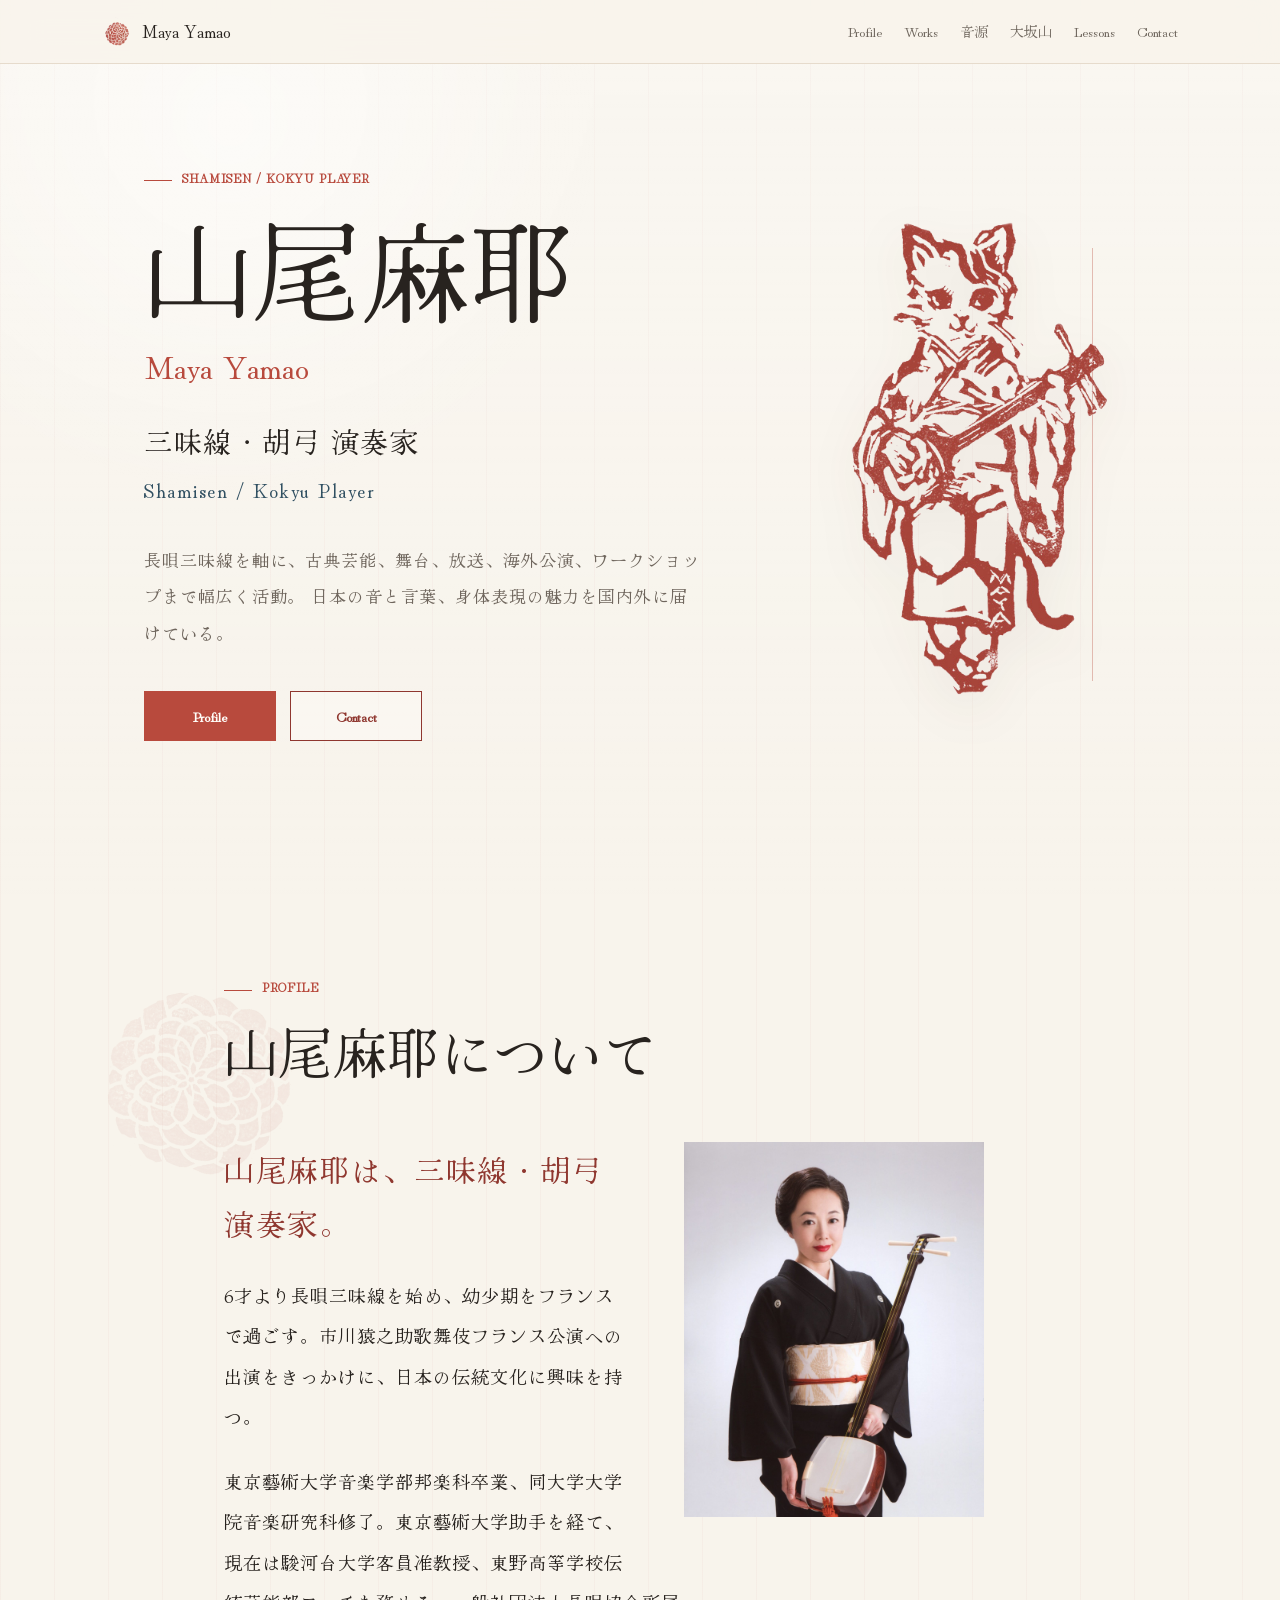
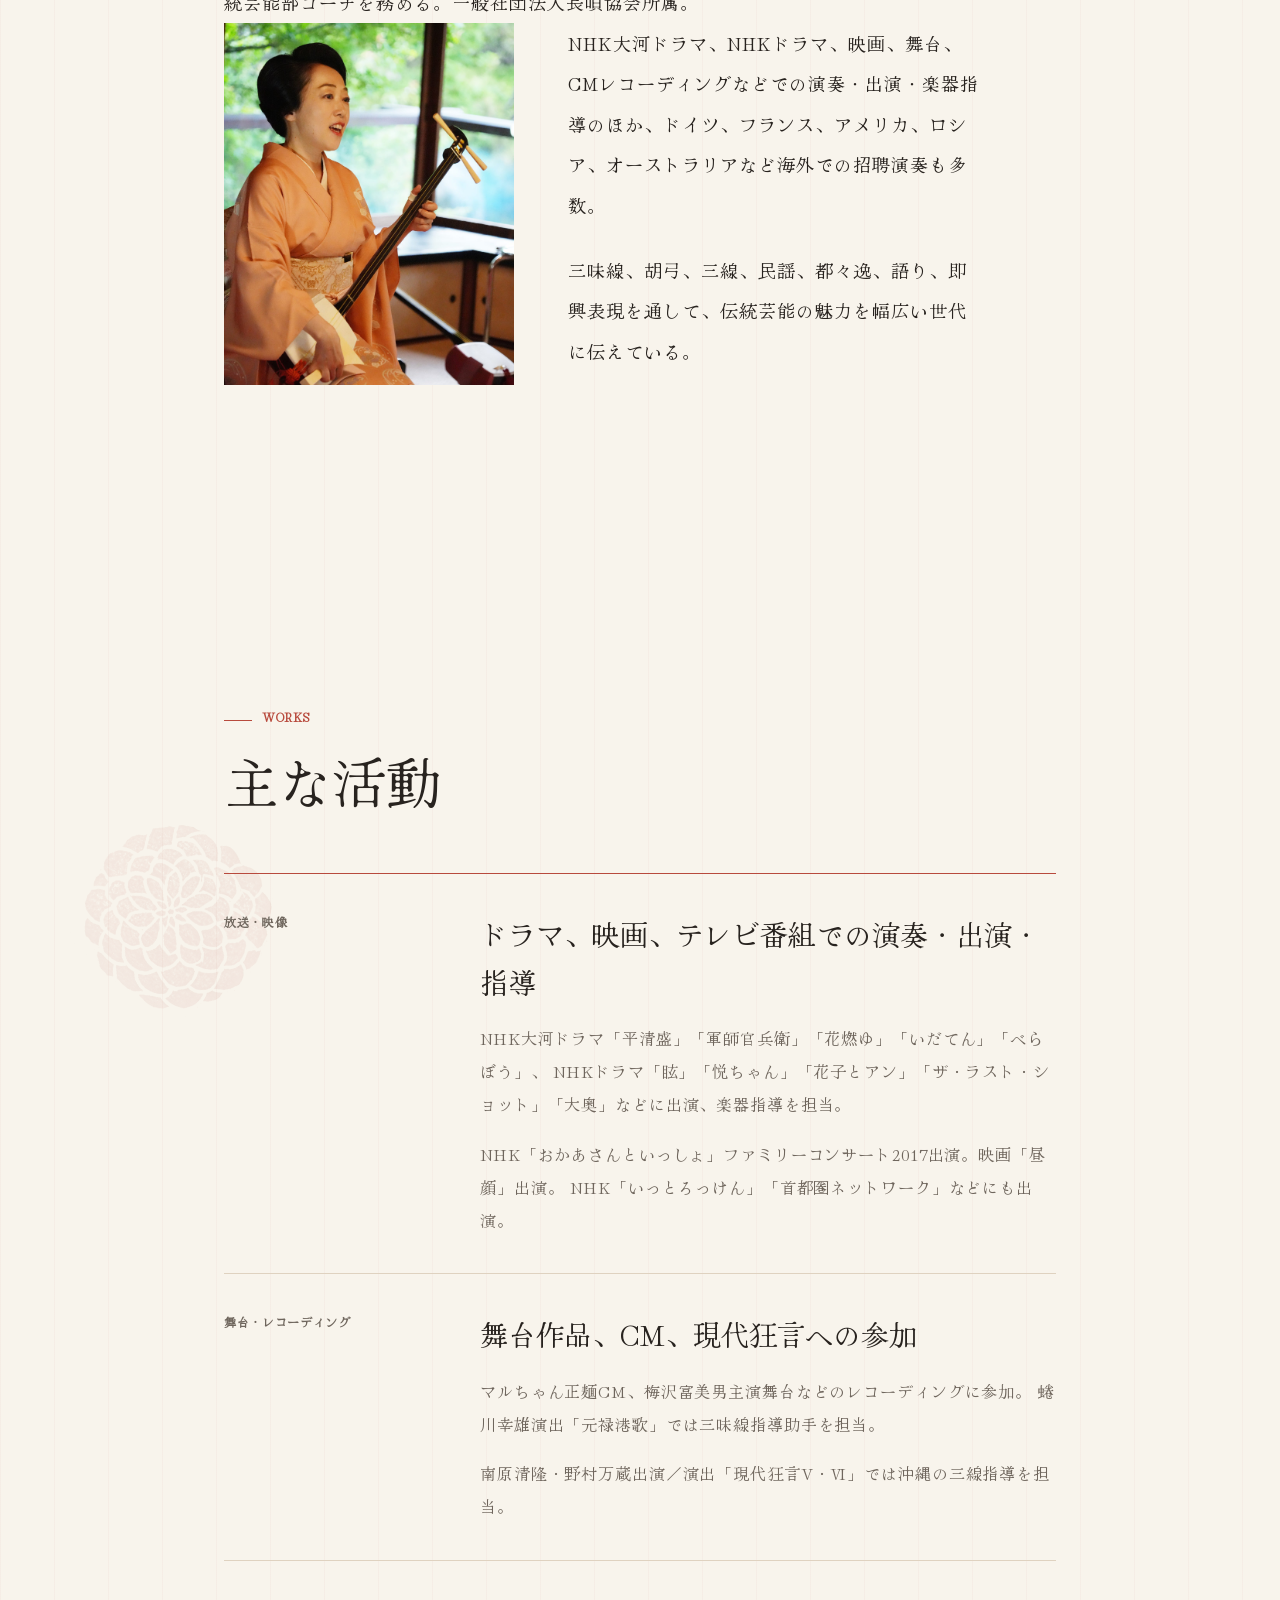
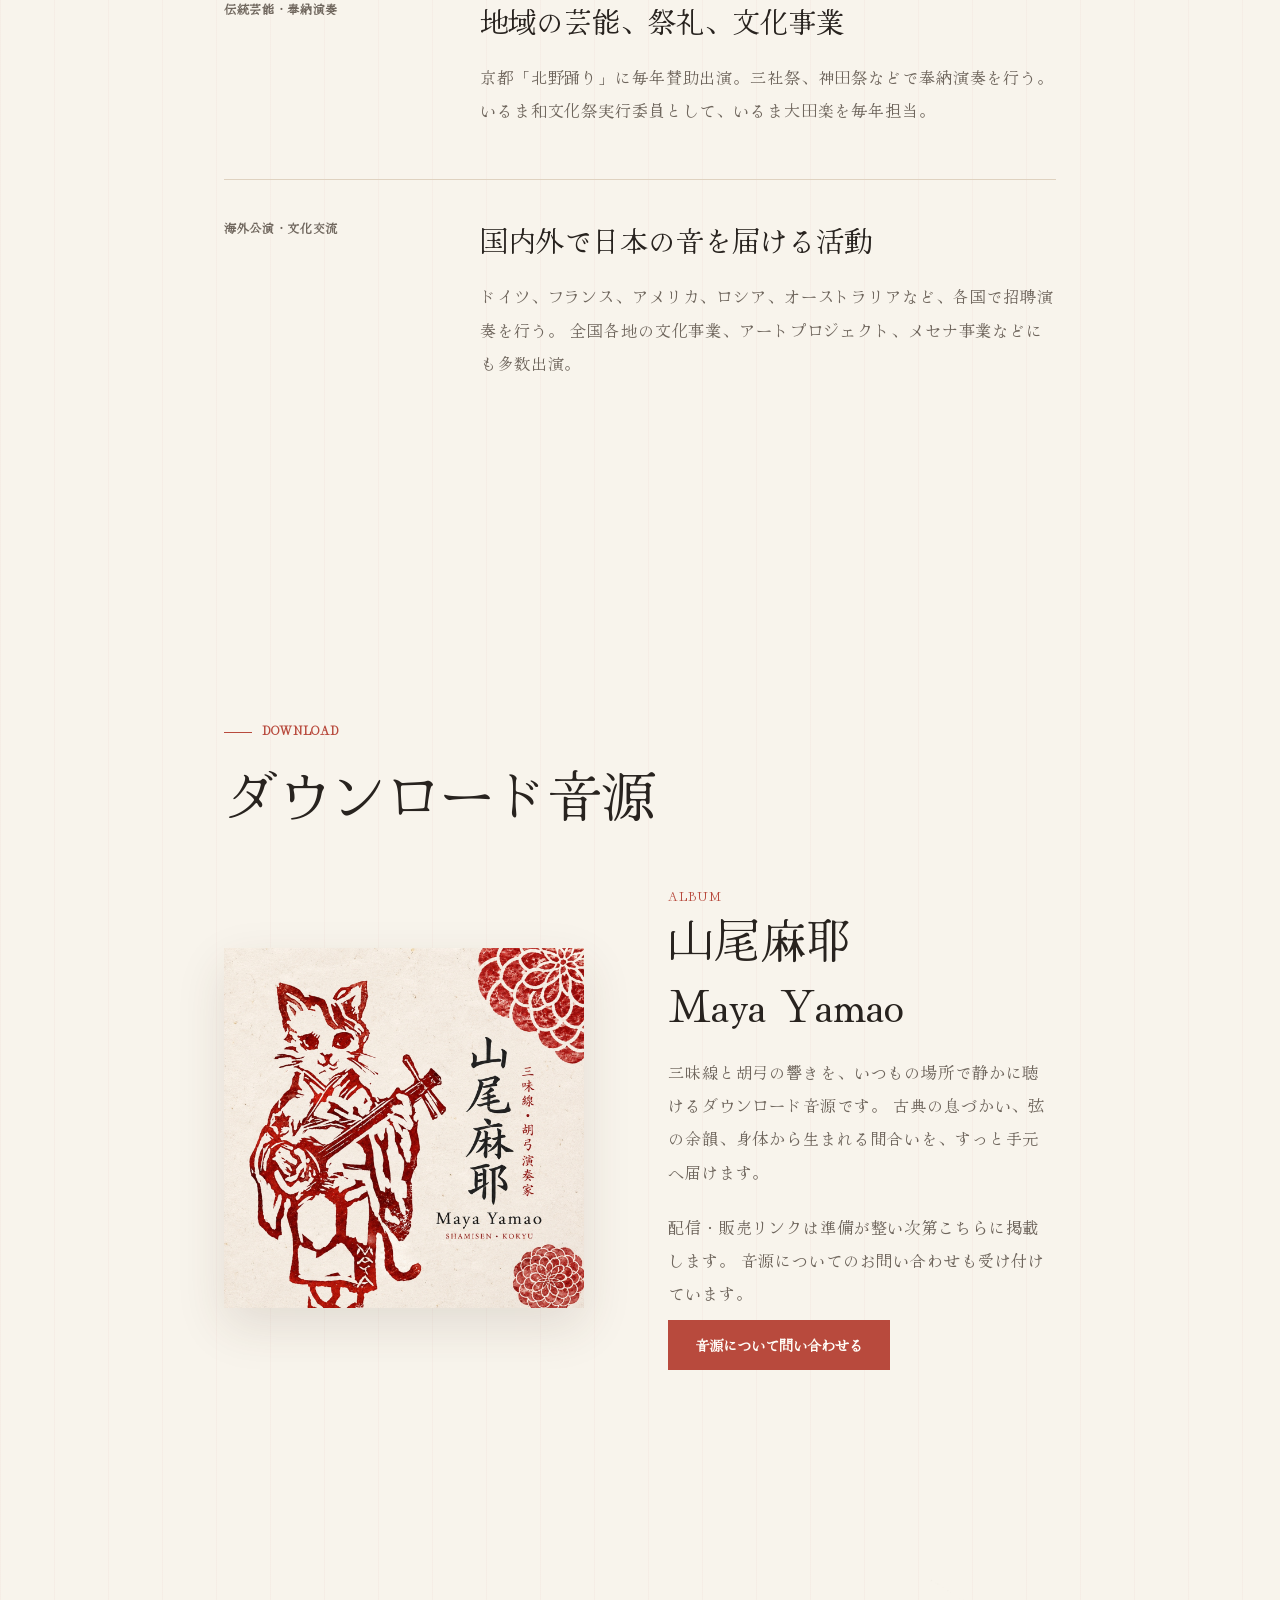
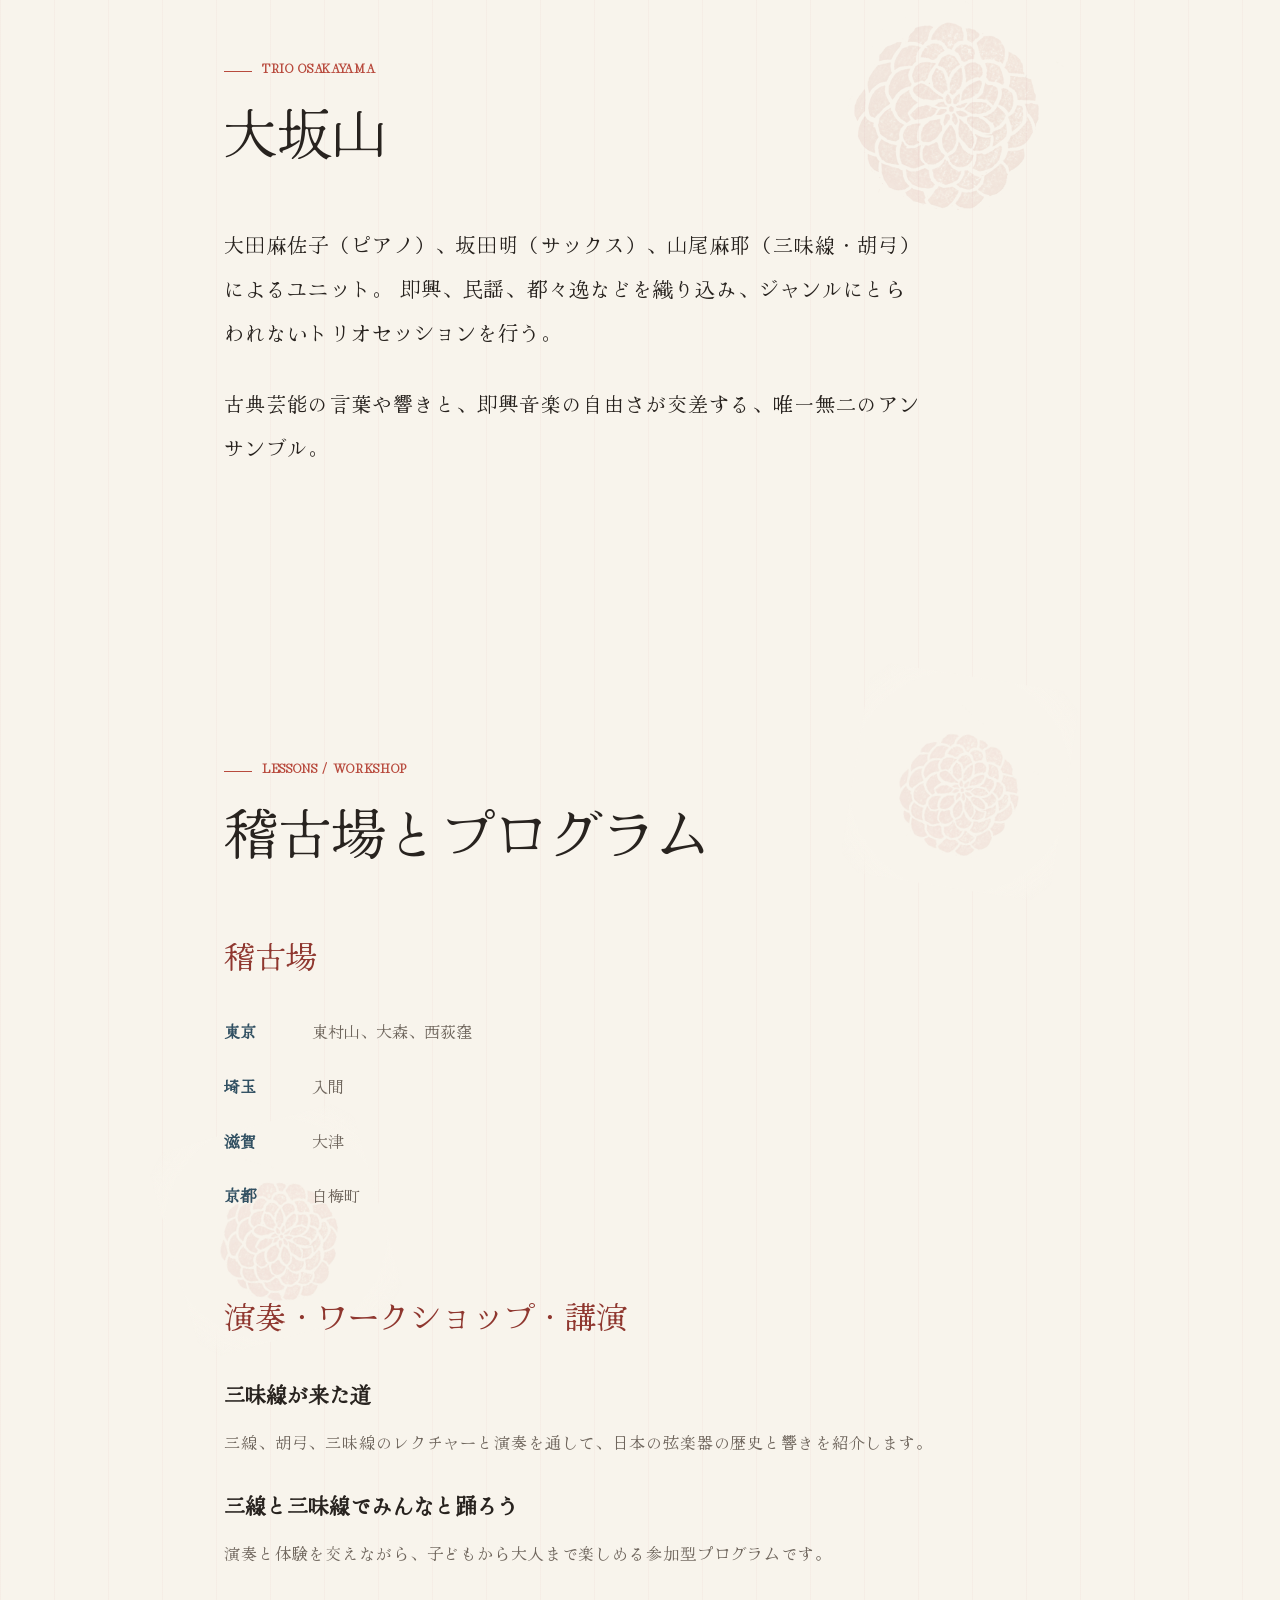
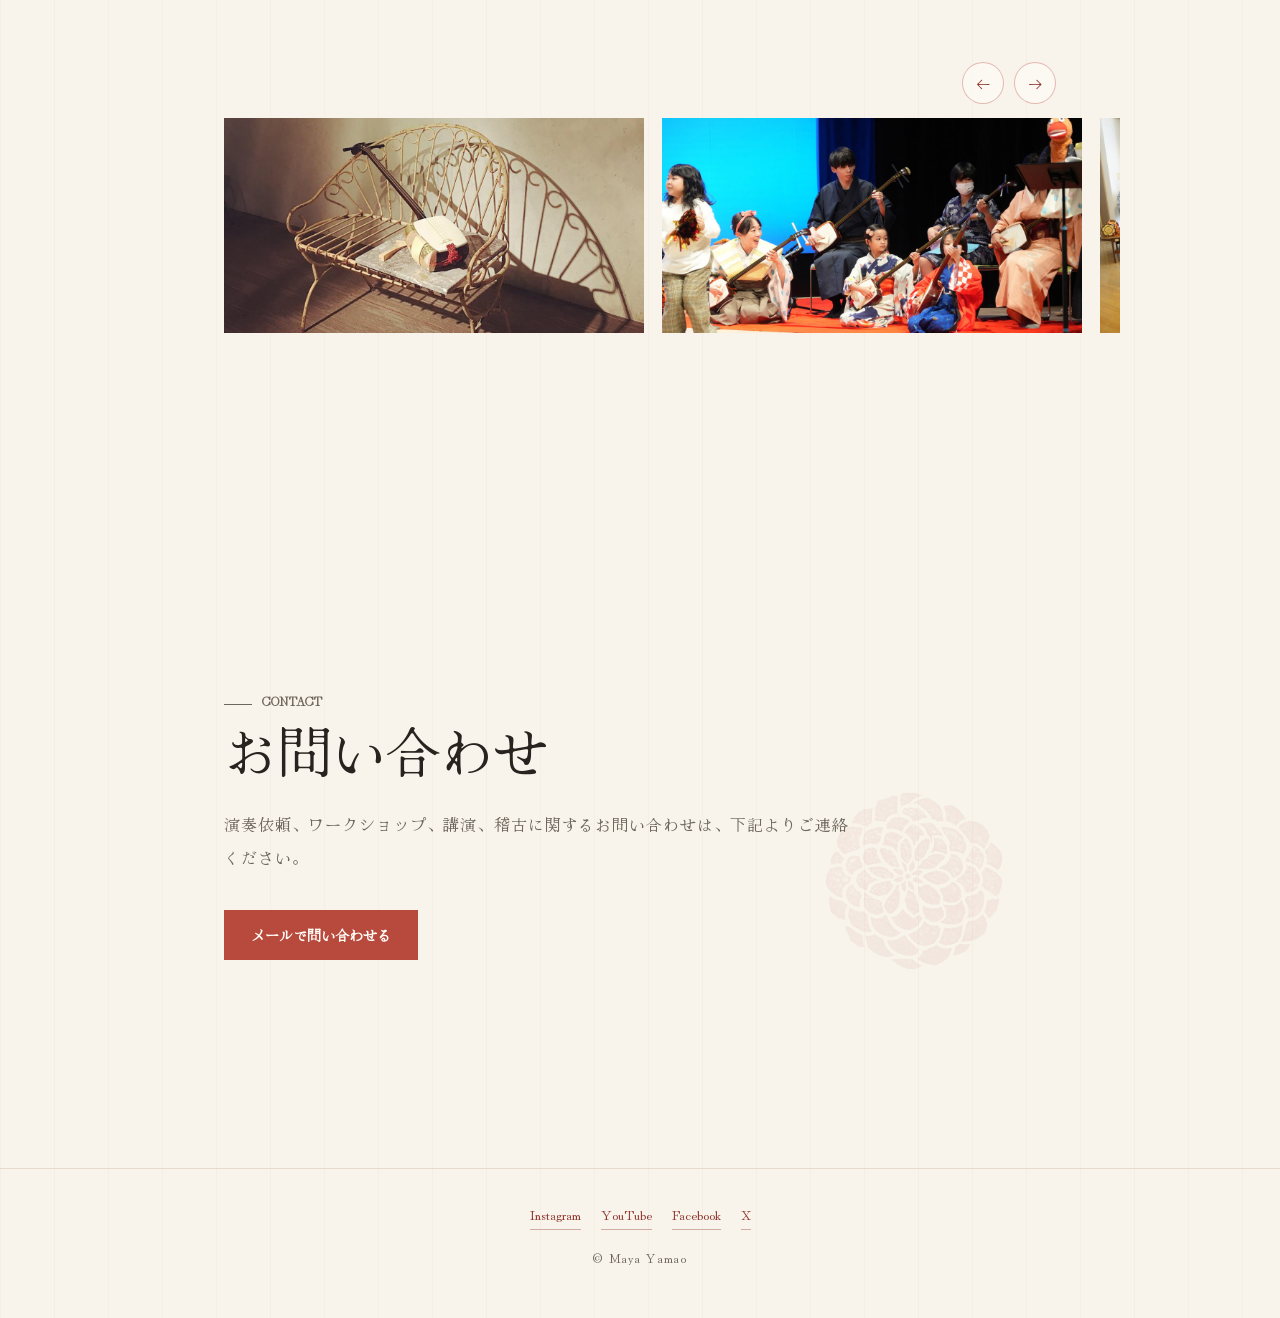
<file: index.html>
<!doctype html>
<html lang="ja">
  <head>
    <meta charset="utf-8">
    <meta name="viewport" content="width=device-width, initial-scale=1">
    <meta name="robots" content="noindex, nofollow">
    <title>山尾麻耶 | 三味線・胡弓 演奏家</title>
    <meta
      name="description"
      content="三味線・胡弓演奏家、山尾麻耶の公式プロフィールサイト。古典芸能、舞台、放送、海外公演、稽古、ワークショップ、講演の情報とお問い合わせ。"
    >
    <meta property="og:type" content="website">
    <meta property="og:title" content="山尾麻耶 | 三味線・胡弓 演奏家">
    <meta
      property="og:description"
      content="長唄三味線を軸に、古典芸能、舞台、放送、海外公演、ワークショップまで幅広く活動。"
    >
    <meta property="og:image" content="assets/images/ogp.png">
    <meta property="og:locale" content="ja_JP">
    <meta name="twitter:card" content="summary_large_image">
    <link rel="icon" href="assets/images/flower-1.png">
    <link rel="preconnect" href="https://fonts.googleapis.com">
    <link rel="preconnect" href="https://fonts.gstatic.com" crossorigin>
    <link href="https://fonts.googleapis.com/css2?family=Hina+Mincho&display=swap" rel="stylesheet">
    <link rel="preload" as="image" href="assets/images/cat-shamisen.png">
    <link rel="stylesheet" href="styles.css">
  </head>
  <body>
    <a class="skip-link" href="#main">本文へ移動</a>

    <header class="site-header" data-header>
      <a class="site-brand" href="#top" aria-label="山尾麻耶 ホーム">
        <img class="brand-mark" src="assets/images/flower-1.png" alt="" aria-hidden="true">
        <span>Maya Yamao</span>
      </a>
      <button
        class="nav-toggle"
        type="button"
        aria-controls="site-nav"
        aria-expanded="false"
        data-nav-toggle
      >
        <span class="nav-toggle-line" aria-hidden="true"></span>
        <span class="nav-toggle-text">Menu</span>
      </button>
      <nav class="site-nav" id="site-nav" aria-label="サイト内ナビゲーション" data-nav>
        <a href="#profile">Profile</a>
        <a href="#works">Works</a>
        <a href="#download">音源</a>
        <a href="#osakayama">大坂山</a>
        <a href="#lessons">Lessons</a>
        <a href="#contact">Contact</a>
      </nav>
    </header>

    <main id="main">
      <section class="hero" id="top" aria-labelledby="hero-title">
        <div class="hero-body">
          <p class="eyebrow">Shamisen / Kokyu Player</p>
          <h1 class="hero-title" id="hero-title">
            <span>山尾麻耶</span>
            <span>Maya Yamao</span>
          </h1>
          <p class="hero-role">
            三味線・胡弓 演奏家
            <span>Shamisen / Kokyu Player</span>
          </p>
          <p class="hero-copy">
            長唄三味線を軸に、古典芸能、舞台、放送、海外公演、ワークショップまで幅広く活動。
            日本の音と言葉、身体表現の魅力を国内外に届けている。
          </p>
          <div class="hero-actions" aria-label="主要リンク">
            <a class="button button-primary" href="#profile">Profile</a>
            <a class="button button-quiet" href="#contact">Contact</a>
          </div>
        </div>

        <figure class="hero-visual">
          <img
            src="assets/images/cat-shamisen.png"
            alt="三味線を持った朱色の版画風の猫のイラスト"
            width="373"
            height="643"
            fetchpriority="high"
          >
        </figure>
      </section>

      <section class="section profile-section" id="profile" aria-labelledby="profile-title">
        <div class="section-head">
          <p class="section-kicker">Profile</p>
          <h2 id="profile-title">山尾麻耶について</h2>
        </div>
        <div class="profile-text flow">
          <figure class="profile-photo">
            <img
              src="assets/images/maya-yamao-profile.jpg"
              alt="三味線を持つ山尾麻耶のポートレート"
              width="1500"
              height="2000"
              loading="lazy"
              decoding="async"
            >
          </figure>
          <p>山尾麻耶は、三味線・胡弓演奏家。</p>
          <p>
            6才より長唄三味線を始め、幼少期をフランスで過ごす。市川猿之助歌舞伎フランス公演への出演をきっかけに、日本の伝統文化に興味を持つ。
          </p>
          <p>
            東京藝術大学音楽学部邦楽科卒業、同大学大学院音楽研究科修了。東京藝術大学助手を経て、現在は駿河台大学客員准教授、東野高等学校伝統芸能部コーチを務める。一般社団法人長唄協会所属。
          </p>
          <figure class="profile-photo profile-photo-alt">
            <img
              src="assets/images/maya-yamao-performance.jpg"
              alt="三味線を演奏する山尾麻耶"
              width="1500"
              height="2251"
              loading="lazy"
              decoding="async"
            >
          </figure>
          <p>
            NHK大河ドラマ、NHKドラマ、映画、舞台、CMレコーディングなどでの演奏・出演・楽器指導のほか、ドイツ、フランス、アメリカ、ロシア、オーストラリアなど海外での招聘演奏も多数。
          </p>
          <p>
            三味線、胡弓、三線、民謡、都々逸、語り、即興表現を通して、伝統芸能の魅力を幅広い世代に伝えている。
          </p>
        </div>
      </section>

      <section class="section works-section" id="works" aria-labelledby="works-title">
        <div class="section-head">
          <p class="section-kicker">Works</p>
          <h2 id="works-title">主な活動</h2>
        </div>

        <div class="work-list">
          <article class="work-item">
            <p class="work-label">放送・映像</p>
            <h3>ドラマ、映画、テレビ番組での演奏・出演・指導</h3>
            <p>
              NHK大河ドラマ「平清盛」「軍師官兵衛」「花燃ゆ」「いだてん」「べらぼう」、
              NHKドラマ「眩」「悦ちゃん」「花子とアン」「ザ・ラスト・ショット」「大奥」などに出演、楽器指導を担当。
            </p>
            <p>
              NHK「おかあさんといっしょ」ファミリーコンサート2017出演。映画「昼顔」出演。
              NHK「いっとろっけん」「首都圏ネットワーク」などにも出演。
            </p>
          </article>

          <article class="work-item">
            <p class="work-label">舞台・レコーディング</p>
            <h3>舞台作品、CM、現代狂言への参加</h3>
            <p>
              マルちゃん正麺CM、梅沢富美男主演舞台などのレコーディングに参加。
              蜷川幸雄演出「元禄港歌」では三味線指導助手を担当。
            </p>
            <p>
              南原清隆・野村万蔵出演／演出「現代狂言Ⅴ・Ⅵ」では沖縄の三線指導を担当。
            </p>
          </article>

          <article class="work-item">
            <p class="work-label">伝統芸能・奉納演奏</p>
            <h3>地域の芸能、祭礼、文化事業</h3>
            <p>
              京都「北野踊り」に毎年賛助出演。三社祭、神田祭などで奉納演奏を行う。
              いるま和文化祭実行委員として、いるま大田楽を毎年担当。
            </p>
          </article>

          <article class="work-item">
            <p class="work-label">海外公演・文化交流</p>
            <h3>国内外で日本の音を届ける活動</h3>
            <p>
              ドイツ、フランス、アメリカ、ロシア、オーストラリアなど、各国で招聘演奏を行う。
              全国各地の文化事業、アートプロジェクト、メセナ事業などにも多数出演。
            </p>
          </article>
        </div>
      </section>

      <section class="section download-section" id="download" aria-labelledby="download-title">
        <div class="section-head">
          <p class="section-kicker">Download</p>
          <h2 id="download-title">ダウンロード音源</h2>
        </div>
        <div class="download-layout">
          <figure class="album-cover">
            <img
              src="assets/images/album-maya-yamao-shamisen-kokyu.jpg"
              alt="山尾麻耶の三味線・胡弓アルバムのジャケット"
              width="1254"
              height="1254"
              loading="lazy"
              decoding="async"
            >
          </figure>
          <div class="download-copy flow">
            <p class="download-label">Album</p>
            <h3>山尾麻耶<br>Maya Yamao</h3>
            <p>
              三味線と胡弓の響きを、いつもの場所で静かに聴けるダウンロード音源です。
              古典の息づかい、弦の余韻、身体から生まれる間合いを、すっと手元へ届けます。
            </p>
            <p>
              配信・販売リンクは準備が整い次第こちらに掲載します。
              音源についてのお問い合わせも受け付けています。
            </p>
            <a class="button button-primary download-button" href="#contact">音源について問い合わせる</a>
          </div>
        </div>
      </section>

      <section class="section trio-section" id="osakayama" aria-labelledby="osakayama-title">
        <img class="section-flower" src="assets/images/flower-1.png" alt="" aria-hidden="true">
        <div class="section-head">
          <p class="section-kicker">Trio Osakayama</p>
          <h2 id="osakayama-title">大坂山</h2>
        </div>
        <div class="trio-copy flow">
          <p>
            大田麻佐子（ピアノ）、坂田明（サックス）、山尾麻耶（三味線・胡弓）によるユニット。
            即興、民謡、都々逸などを織り込み、ジャンルにとらわれないトリオセッションを行う。
          </p>
          <p>
            古典芸能の言葉や響きと、即興音楽の自由さが交差する、唯一無二のアンサンブル。
          </p>
        </div>
      </section>

      <section class="section lessons-section" id="lessons" aria-labelledby="lessons-title">
        <span class="lesson-flower lesson-flower-right" aria-hidden="true"></span>
        <span class="lesson-flower lesson-flower-left" aria-hidden="true"></span>
        <div class="section-head">
          <p class="section-kicker">Lessons / Workshop</p>
          <h2 id="lessons-title">稽古場とプログラム</h2>
        </div>

        <div class="lesson-grid">
          <div class="lesson-block">
            <h3>稽古場</h3>
            <dl class="place-list">
              <div>
                <dt>東京</dt>
                <dd>東村山、大森、西荻窪</dd>
              </div>
              <div>
                <dt>埼玉</dt>
                <dd>入間</dd>
              </div>
              <div>
                <dt>滋賀</dt>
                <dd>大津</dd>
              </div>
              <div>
                <dt>京都</dt>
                <dd>白梅町</dd>
              </div>
            </dl>
          </div>

          <div class="lesson-block">
            <h3>演奏・ワークショップ・講演</h3>
            <div class="program-list">
              <article>
                <h4>三味線が来た道</h4>
                <p>
                  三線、胡弓、三味線のレクチャーと演奏を通して、日本の弦楽器の歴史と響きを紹介します。
                </p>
              </article>
              <article>
                <h4>三線と三味線でみんなと踊ろう</h4>
                <p>
                  演奏と体験を交えながら、子どもから大人まで楽しめる参加型プログラムです。
                </p>
              </article>
            </div>
          </div>
        </div>

        <div class="lesson-carousel" data-carousel aria-label="稽古場と演奏の写真">
          <div class="carousel-controls">
            <button class="carousel-button" type="button" data-carousel-prev aria-label="前の写真へ">
              <span aria-hidden="true">←</span>
            </button>
            <button class="carousel-button" type="button" data-carousel-next aria-label="次の写真へ">
              <span aria-hidden="true">→</span>
            </button>
          </div>
          <div class="carousel-track" data-carousel-track tabindex="0">
            <figure class="carousel-slide">
              <img
                src="assets/images/lesson-carousel-01.jpg"
                alt="三味線が置かれた椅子"
                width="1170"
                height="600"
                loading="lazy"
                decoding="async"
              >
            </figure>
            <figure class="carousel-slide">
              <img
                src="assets/images/lesson-carousel-02.jpg"
                alt="舞台で子どもたちと三味線を体験する様子"
                width="1170"
                height="600"
                loading="lazy"
                decoding="async"
              >
            </figure>
            <figure class="carousel-slide">
              <img
                src="assets/images/lesson-carousel-03.jpg"
                alt="稽古場で複数人が三味線を演奏する様子"
                width="1170"
                height="600"
                loading="lazy"
                decoding="async"
              >
            </figure>
            <figure class="carousel-slide">
              <img
                src="assets/images/lesson-carousel-04.jpg"
                alt="和室で三味線と笛の演奏を聴く会場"
                width="1170"
                height="600"
                loading="lazy"
                decoding="async"
              >
            </figure>
            <figure class="carousel-slide">
              <img
                src="assets/images/lesson-carousel-05.jpg"
                alt="奉納演奏で三味線を構える山尾麻耶"
                width="1170"
                height="600"
                loading="lazy"
                decoding="async"
              >
            </figure>
            <figure class="carousel-slide">
              <img
                src="assets/images/lesson-carousel-06.jpg"
                alt="和室で観客に向けて三味線を演奏する山尾麻耶"
                width="1170"
                height="600"
                loading="lazy"
                decoding="async"
              >
            </figure>
            <figure class="carousel-slide">
              <img
                src="assets/images/lesson-carousel-07.jpg"
                alt="ピアノとサックスとの演奏風景"
                width="1170"
                height="600"
                loading="lazy"
                decoding="async"
              >
            </figure>
            <figure class="carousel-slide">
              <img
                src="assets/images/lesson-carousel-08.jpg"
                alt="ピアノ、サックス、胡弓による演奏風景"
                width="1170"
                height="600"
                loading="lazy"
                decoding="async"
              >
            </figure>
            <figure class="carousel-slide">
              <img
                src="assets/images/lesson-carousel-09.jpg"
                alt="暗い会場で三味線とサックスを演奏する様子"
                width="1170"
                height="600"
                loading="lazy"
                decoding="async"
              >
            </figure>
          </div>
        </div>
      </section>

      <section class="section contact-section" id="contact" aria-labelledby="contact-title">
        <div class="contact-panel">
          <img class="contact-flower" src="assets/images/flower-2.png" alt="" aria-hidden="true">
          <div class="section-head">
            <p class="section-kicker">Contact</p>
            <h2 id="contact-title">お問い合わせ</h2>
          </div>
          <p>
            演奏依頼、ワークショップ、講演、稽古に関するお問い合わせは、下記よりご連絡ください。
          </p>
          <a
            class="button button-primary contact-button"
            href="mailto:contact@example.com?subject=%E5%B1%B1%E5%B0%BE%E9%BA%BB%E8%80%B6%E3%81%95%E3%82%93%E3%81%B8%E3%81%AE%E3%81%8A%E5%95%8F%E3%81%84%E5%90%88%E3%82%8F%E3%81%9B"
          >
            メールで問い合わせる
          </a>
        </div>
      </section>
    </main>

    <footer class="site-footer">
      <nav class="footer-social" aria-label="SNSリンク">
        <a href="#" aria-label="Instagram">Instagram</a>
        <a href="#" aria-label="YouTube">YouTube</a>
        <a href="#" aria-label="Facebook">Facebook</a>
        <a href="#" aria-label="X">X</a>
      </nav>
      <p>© Maya Yamao</p>
    </footer>

    <script src="script.js"></script>
  </body>
</html>
</file>
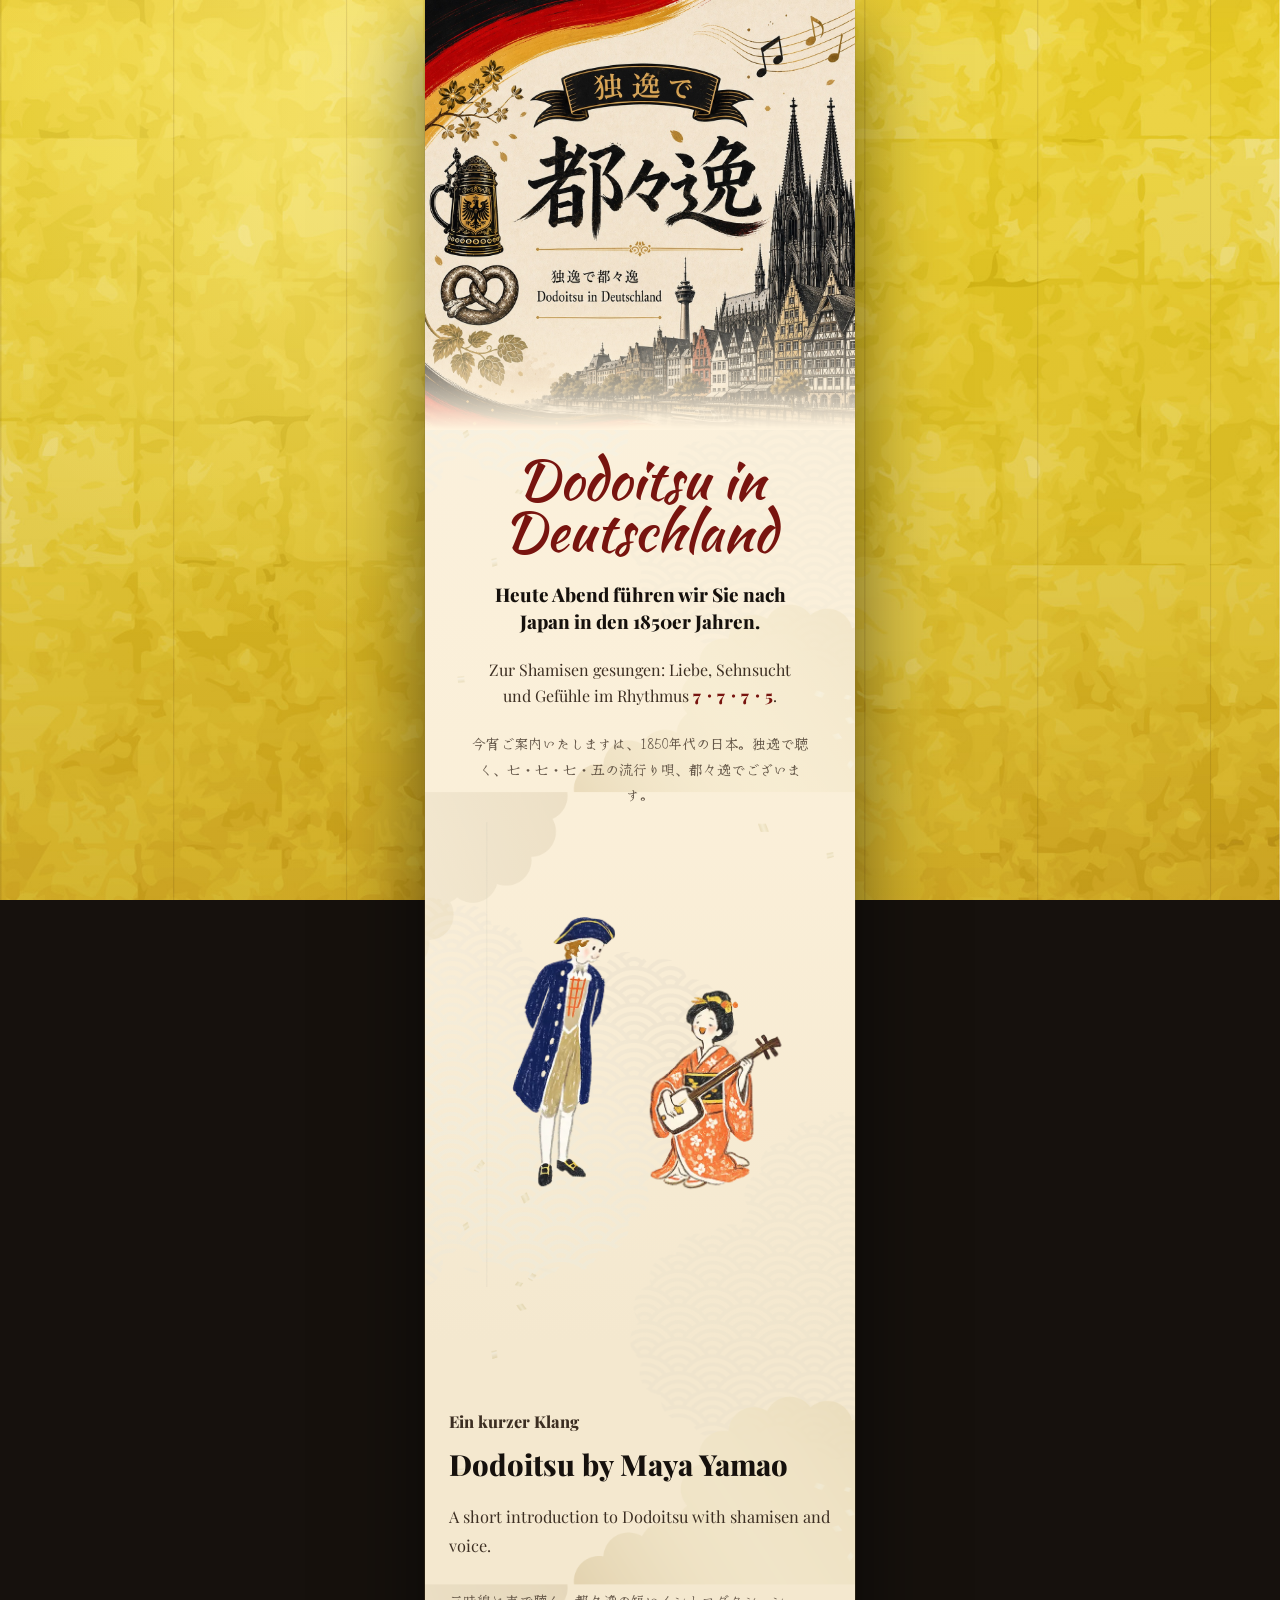
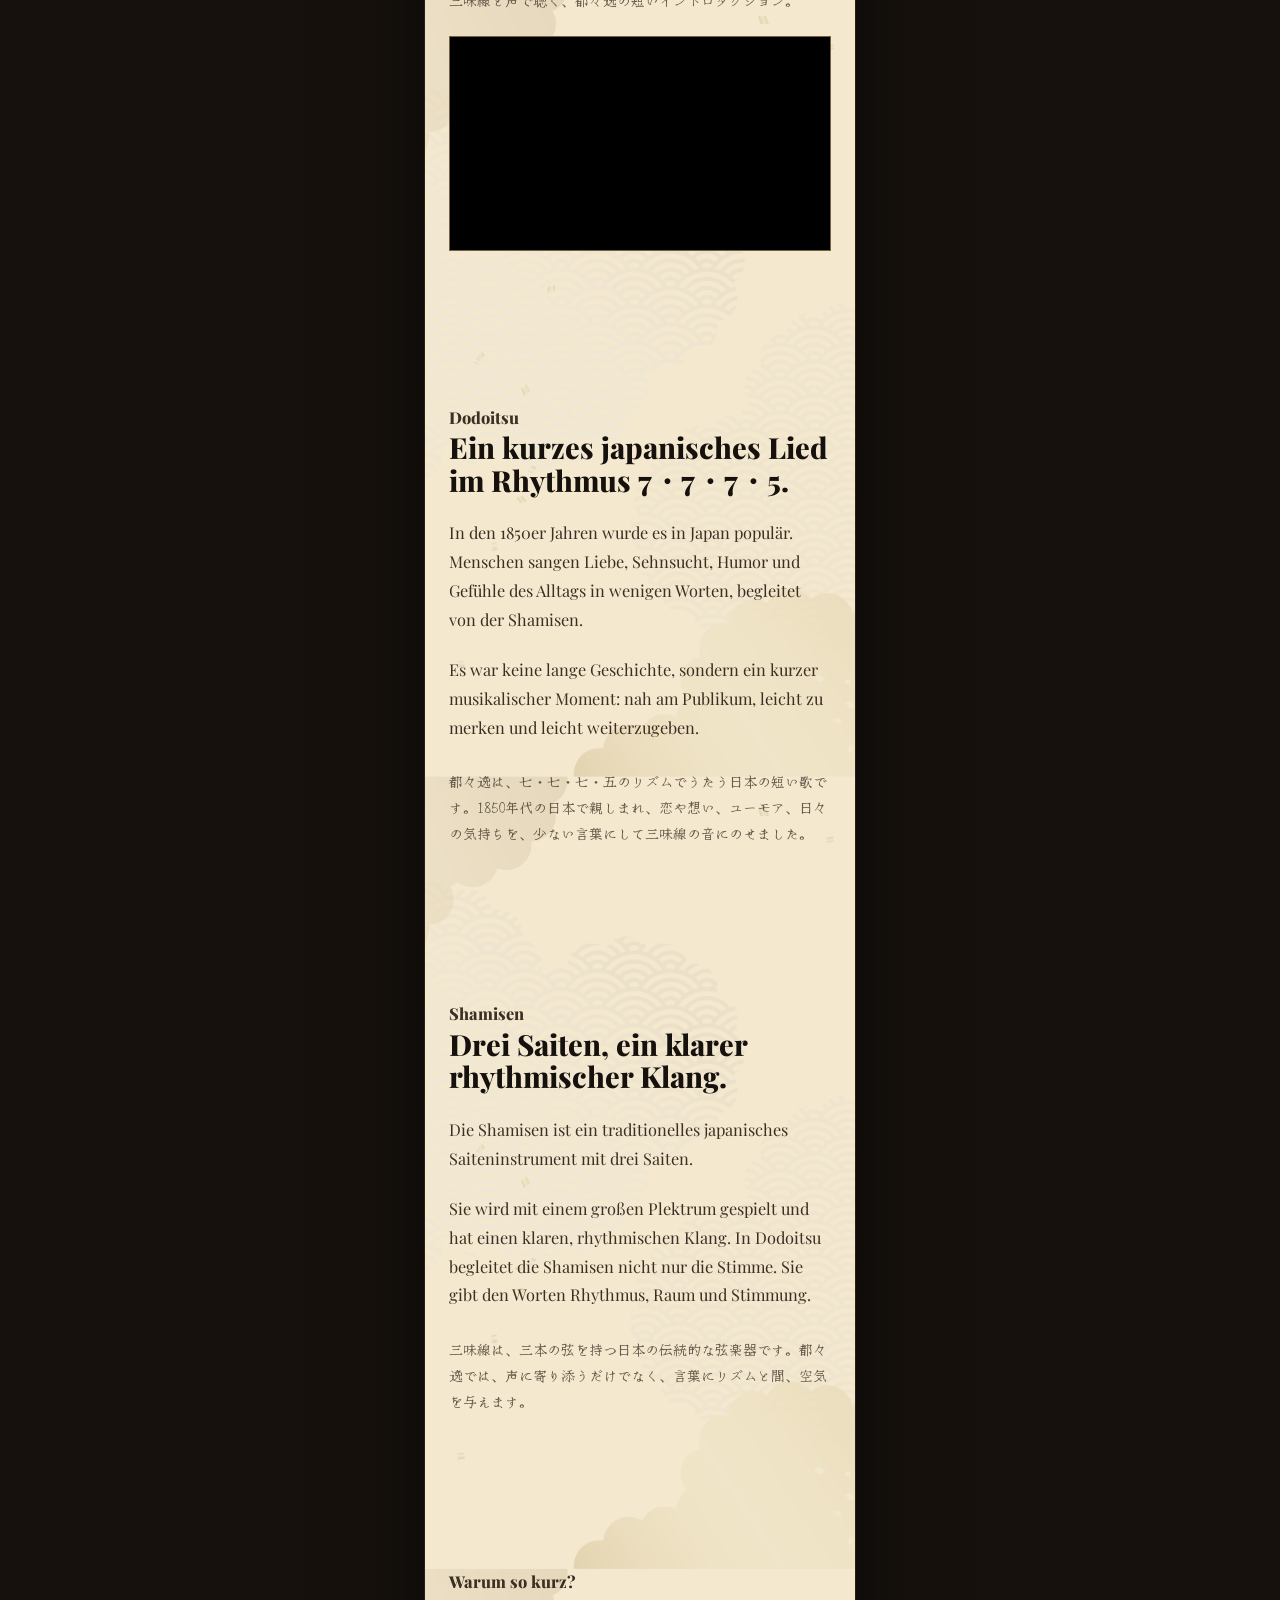
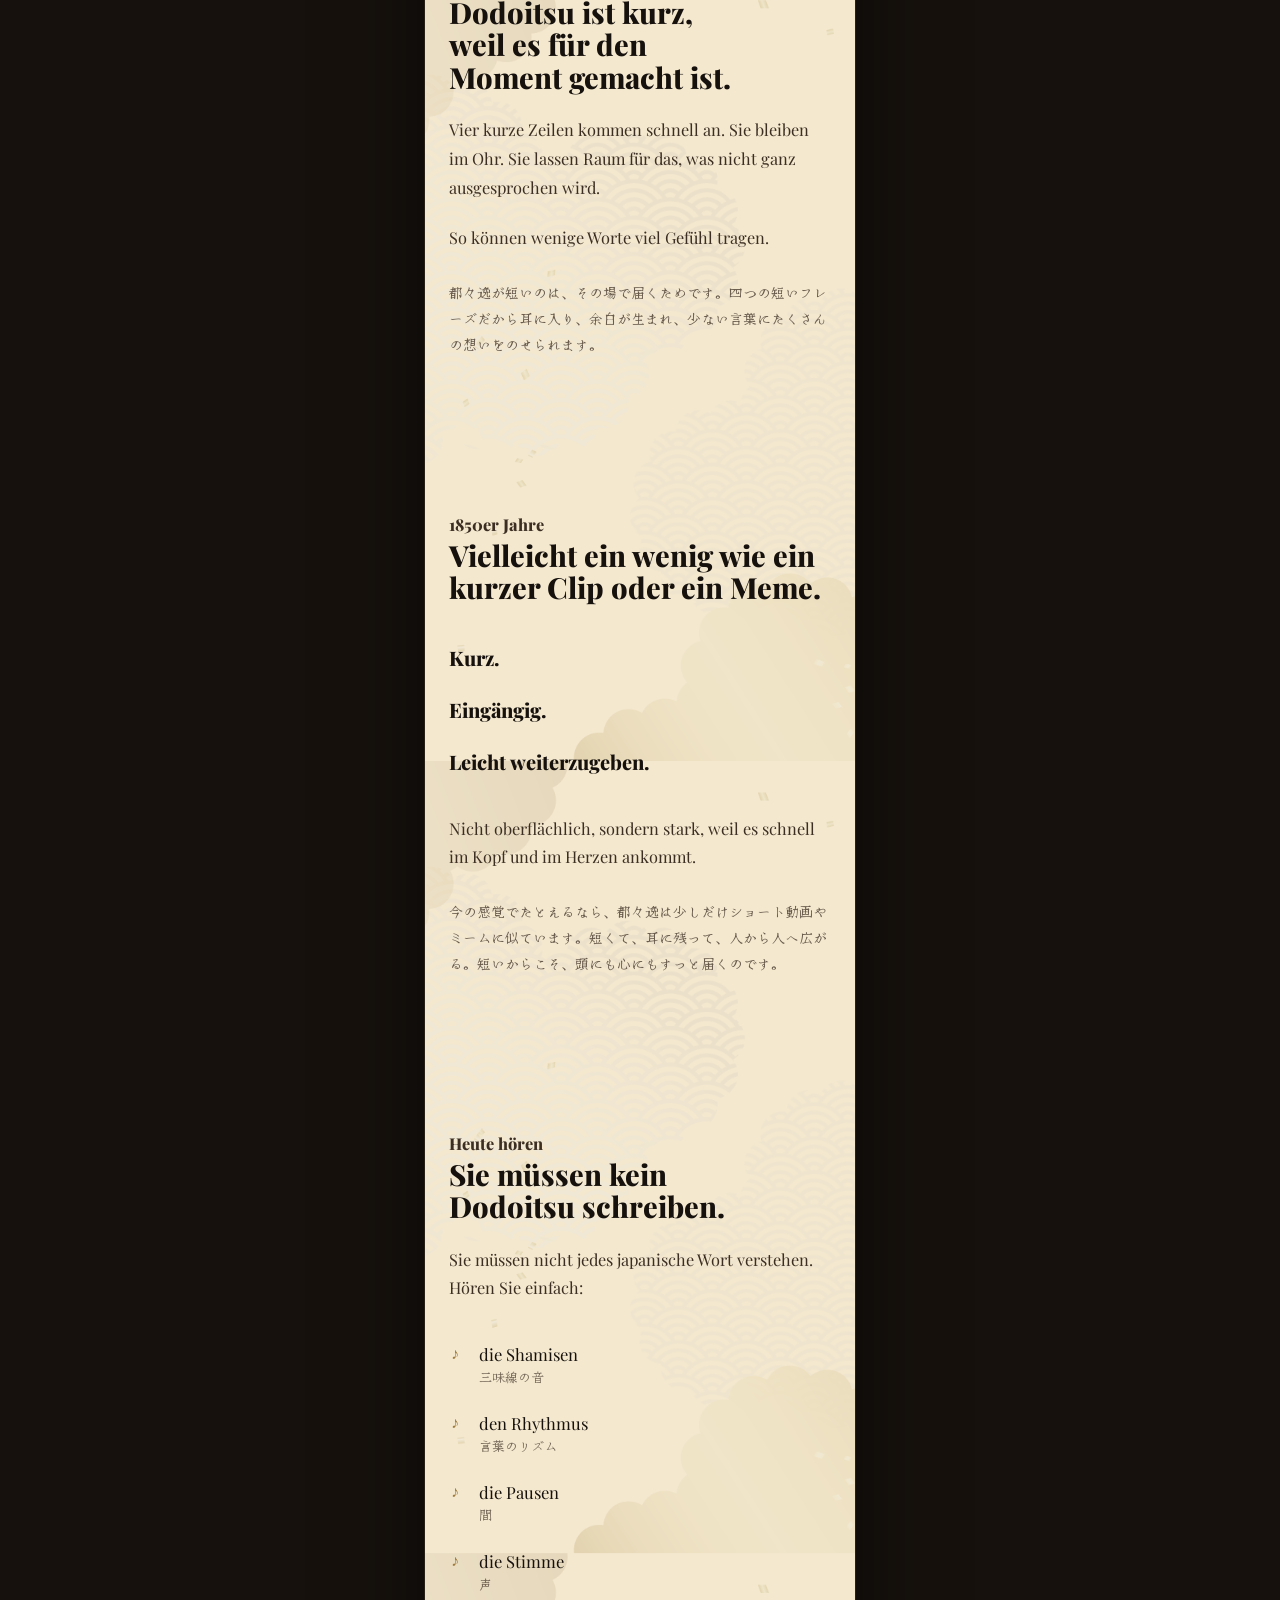
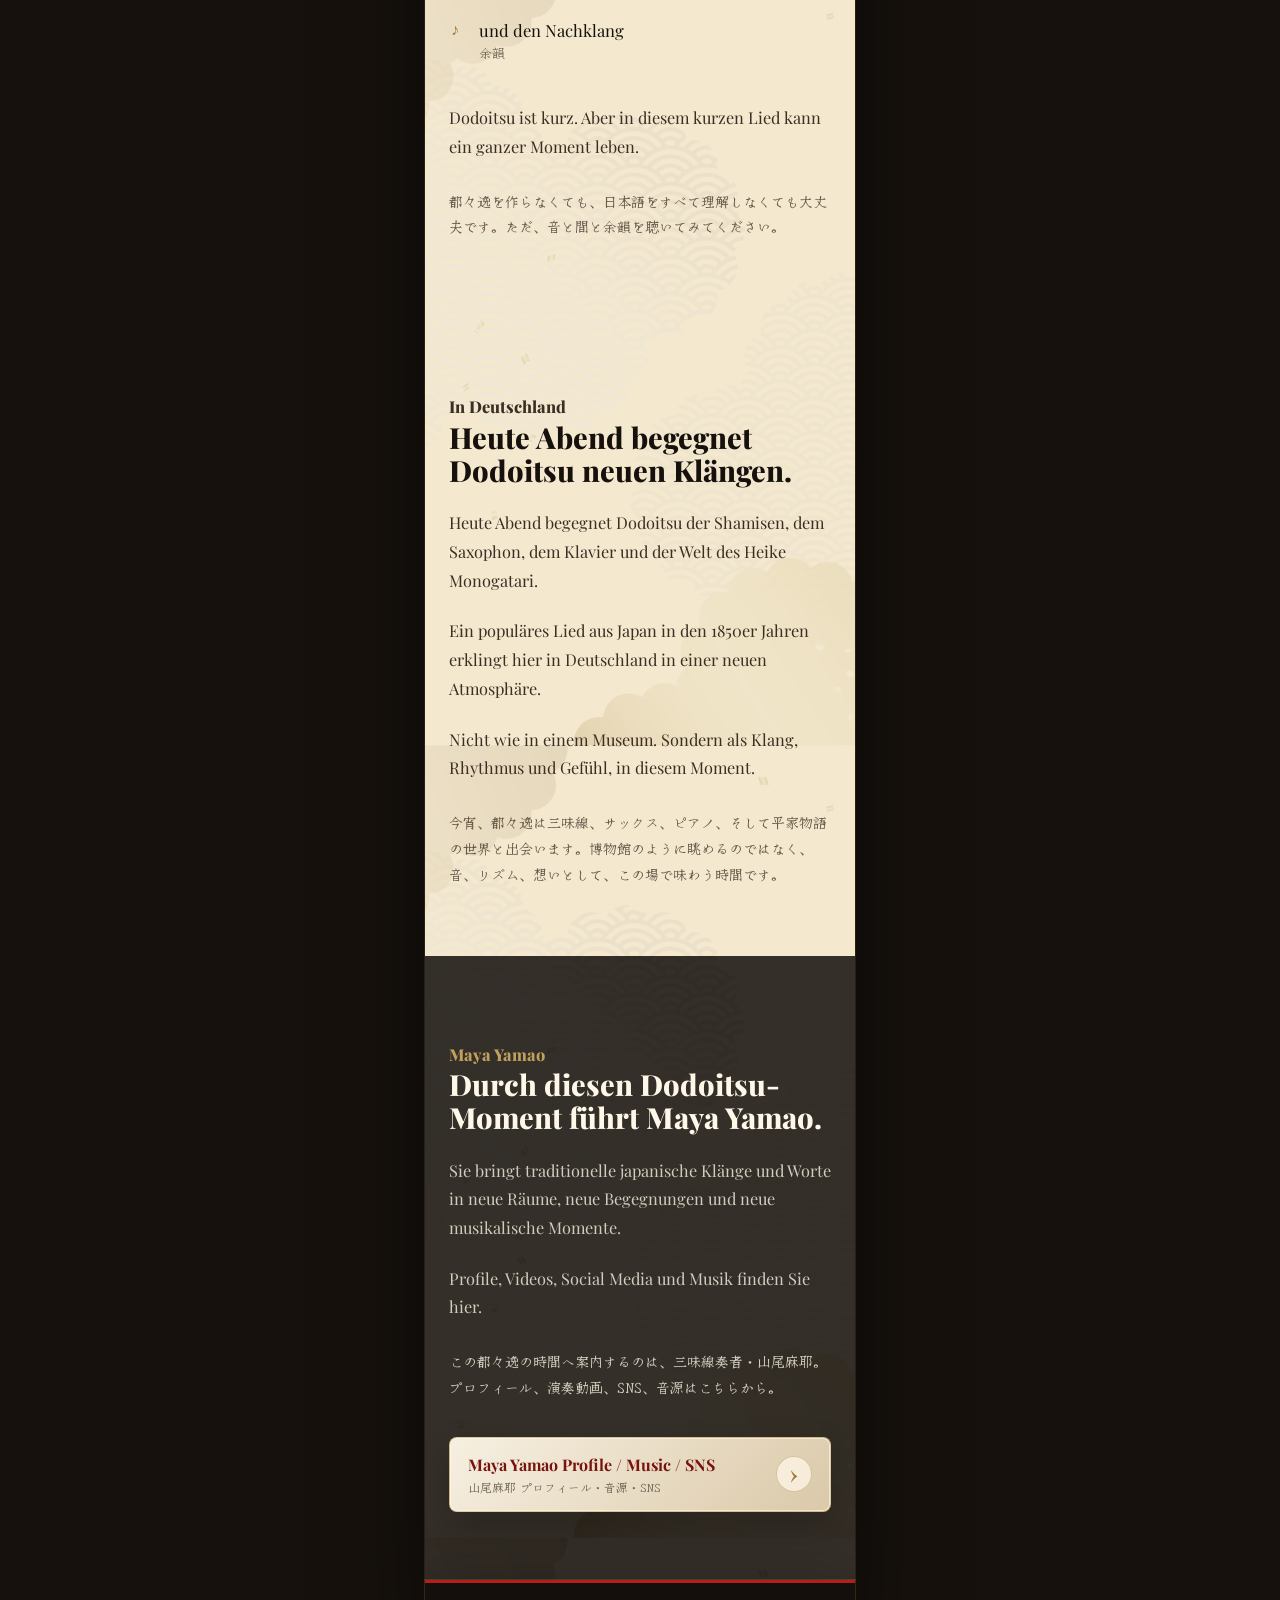
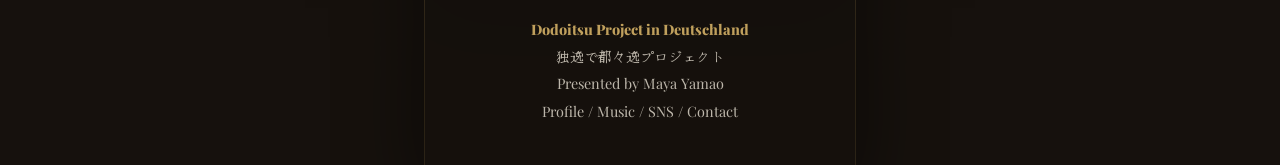
<file: dodoitsu/index.html>
<!doctype html>
<html lang="de">
  <head>
    <meta charset="utf-8" />
    <meta name="viewport" content="width=device-width, initial-scale=1" />
    <meta
      name="description"
      content="Eine kurze Einfuehrung in Dodoitsu, Shamisen und den Hoerweg fuer das Deutschland-Konzert von Maya Yamao."
    />
    <meta name="robots" content="noindex, nofollow, noarchive" />
    <title>独逸で都々逸 | Maya Yamao</title>
    <link rel="preconnect" href="https://fonts.googleapis.com" />
    <link rel="preconnect" href="https://fonts.gstatic.com" crossorigin />
    <link
      href="https://fonts.googleapis.com/css2?family=Kaushan+Script&family=New+Tegomin&family=Playfair+Display:wght@400;500;600;700;800;900&display=swap"
      rel="stylesheet"
    />
    <link rel="stylesheet" href="styles.css?v=20260617-hero-illustration-tight" />
  </head>
  <body>
    <main class="dodoitsu-lp">
      <section class="dodoitsu-hero" aria-labelledby="hero-title">
        <div class="dodoitsu-hero__poster">
          <img
            src="assets/dodoitsu-hero-poster.jpg"
            alt="独逸で都々逸 Dodoitsu in Deutschland の興行ポスター風ビジュアル"
          />
        </div>

        <div class="dodoitsu-hero__intro">
          <h1 id="hero-title" lang="de">Dodoitsu in Deutschland</h1>
          <p class="dodoitsu-hero__lead">
            Heute Abend führen wir Sie nach Japan in den 1850er Jahren.
          </p>
          <p class="dodoitsu-hero__text">
            Zur Shamisen gesungen: Liebe, Sehnsucht und Gefühle im Rhythmus
            <strong class="dodoitsu-rhythm">7・7・7・5</strong>.
          </p>
          <p class="dodoitsu-ja dodoitsu-hero__ja" lang="ja">
            今宵ご案内いたしますは、1850年代の日本。独逸で聴く、七・七・七・五の流行り唄、都々逸でございます。
          </p>
          <img
            class="dodoitsu-explain-illustration"
            src="assets/img01.webp"
            alt="三味線を奏でる日本女性と耳を傾けるドイツの人物のイラスト"
            loading="lazy"
          />
        </div>
      </section>

      <section class="dodoitsu-video dodoitsu-section" aria-labelledby="video-title">
        <div class="dodoitsu-section__inner">
          <p class="dodoitsu-section__label">Ein kurzer Klang</p>
          <h2 id="video-title">Dodoitsu by Maya Yamao</h2>
          <p>
            A short introduction to Dodoitsu with shamisen and voice.
          </p>
          <p class="dodoitsu-ja" lang="ja">
            三味線と声で聴く、都々逸の短いイントロダクション。
          </p>

          <div class="dodoitsu-video__frame">
            <iframe
              src="https://www.youtube.com/embed/Y65Zyux4Yyc?si=UWaRRbgMAzPo6WEZ"
              title="YouTube video player"
              frameborder="0"
              allow="accelerometer; autoplay; clipboard-write; encrypted-media; gyroscope; picture-in-picture; web-share"
              referrerpolicy="strict-origin-when-cross-origin"
              allowfullscreen
            ></iframe>
          </div>
        </div>
      </section>

      <section class="dodoitsu-section dodoitsu-section--what" aria-labelledby="what-title">
        <div class="dodoitsu-section__inner">
          <p class="dodoitsu-section__label">Dodoitsu</p>
          <h2 id="what-title">Ein kurzes japanisches Lied im Rhythmus 7・7・7・5.</h2>
          <p>
            In den 1850er Jahren wurde es in Japan populär. Menschen sangen
            Liebe, Sehnsucht, Humor und Gefühle des Alltags in wenigen Worten,
            begleitet von der Shamisen.
          </p>
          <p>
            Es war keine lange Geschichte, sondern ein kurzer musikalischer
            Moment: nah am Publikum, leicht zu merken und leicht weiterzugeben.
          </p>
          <p class="dodoitsu-ja" lang="ja">
            都々逸は、七・七・七・五のリズムでうたう日本の短い歌です。1850年代の日本で親しまれ、恋や想い、ユーモア、日々の気持ちを、少ない言葉にして三味線の音にのせました。
          </p>
        </div>
      </section>

      <section class="dodoitsu-section dodoitsu-section--shamisen" aria-labelledby="shamisen-title">
        <div class="dodoitsu-section__inner">
          <p class="dodoitsu-section__label">Shamisen</p>
          <h2 id="shamisen-title">Drei Saiten, ein klarer rhythmischer Klang.</h2>
          <p>
            Die Shamisen ist ein traditionelles japanisches Saiteninstrument
            mit drei Saiten.
          </p>
          <p>
            Sie wird mit einem großen Plektrum gespielt und hat einen klaren,
            rhythmischen Klang. In Dodoitsu begleitet die Shamisen nicht nur die
            Stimme. Sie gibt den Worten Rhythmus, Raum und Stimmung.
          </p>
          <p class="dodoitsu-ja" lang="ja">
            三味線は、三本の弦を持つ日本の伝統的な弦楽器です。都々逸では、声に寄り添うだけでなく、言葉にリズムと間、空気を与えます。
          </p>
        </div>
      </section>

      <section class="dodoitsu-section dodoitsu-section--short" aria-labelledby="short-title">
        <div class="dodoitsu-section__inner">
          <p class="dodoitsu-section__label">Warum so kurz?</p>
          <h2 id="short-title">Dodoitsu ist kurz, weil es für den Moment gemacht ist.</h2>
          <p>
            Vier kurze Zeilen kommen schnell an. Sie bleiben im Ohr. Sie lassen
            Raum für das, was nicht ganz ausgesprochen wird.
          </p>
          <p>
            So können wenige Worte viel Gefühl tragen.
          </p>
          <p class="dodoitsu-ja" lang="ja">
            都々逸が短いのは、その場で届くためです。四つの短いフレーズだから耳に入り、余白が生まれ、少ない言葉にたくさんの想いをのせられます。
          </p>
        </div>
      </section>

      <section class="dodoitsu-section dodoitsu-section--meme" aria-labelledby="meme-title">
        <div class="dodoitsu-section__inner">
          <p class="dodoitsu-section__label">1850er Jahre</p>
          <h2 id="meme-title">Vielleicht ein wenig wie ein kurzer Clip oder ein Meme.</h2>
          <div class="dodoitsu-triplet" aria-label="Kurz, eingängig, leicht weiterzugeben">
            <span>Kurz.</span>
            <span>Eingängig.</span>
            <span>Leicht weiterzugeben.</span>
          </div>
          <p>
            Nicht oberflächlich, sondern stark, weil es schnell im Kopf und im
            Herzen ankommt.
          </p>
          <p class="dodoitsu-ja" lang="ja">
            今の感覚でたとえるなら、都々逸は少しだけショート動画やミームに似ています。短くて、耳に残って、人から人へ広がる。短いからこそ、頭にも心にもすっと届くのです。
          </p>
        </div>
      </section>

      <section class="dodoitsu-section dodoitsu-section--listen" aria-labelledby="listen-title">
        <div class="dodoitsu-section__inner">
          <p class="dodoitsu-section__label">Heute hören</p>
          <h2 id="listen-title">Sie müssen kein Dodoitsu schreiben.</h2>
          <p>
            Sie müssen nicht jedes japanische Wort verstehen. Hören Sie einfach:
          </p>
          <ul class="dodoitsu-listen-list">
            <li>die Shamisen <span lang="ja">三味線の音</span></li>
            <li>den Rhythmus <span lang="ja">言葉のリズム</span></li>
            <li>die Pausen <span lang="ja">間</span></li>
            <li>die Stimme <span lang="ja">声</span></li>
            <li>und den Nachklang <span lang="ja">余韻</span></li>
          </ul>
          <p>
            Dodoitsu ist kurz. Aber in diesem kurzen Lied kann ein ganzer Moment
            leben.
          </p>
          <p class="dodoitsu-ja" lang="ja">
            都々逸を作らなくても、日本語をすべて理解しなくても大丈夫です。ただ、音と間と余韻を聴いてみてください。
          </p>
        </div>
      </section>

      <section class="dodoitsu-section dodoitsu-section--germany" aria-labelledby="germany-title">
        <div class="dodoitsu-section__inner">
          <p class="dodoitsu-section__label">In Deutschland</p>
          <h2 id="germany-title">Heute Abend begegnet Dodoitsu neuen Klängen.</h2>
          <p>
            Heute Abend begegnet Dodoitsu der Shamisen, dem Saxophon, dem
            Klavier und der Welt des Heike Monogatari.
          </p>
          <p>
            Ein populäres Lied aus Japan in den 1850er Jahren erklingt hier in
            Deutschland in einer neuen Atmosphäre.
          </p>
          <p>
            Nicht wie in einem Museum. Sondern als Klang, Rhythmus und Gefühl,
            in diesem Moment.
          </p>
          <p class="dodoitsu-ja" lang="ja">
            今宵、都々逸は三味線、サックス、ピアノ、そして平家物語の世界と出会います。博物館のように眺めるのではなく、音、リズム、想いとして、この場で味わう時間です。
          </p>
        </div>
      </section>

      <section class="dodoitsu-section dodoitsu-section--maya" aria-labelledby="maya-title">
        <div class="dodoitsu-section__inner">
          <p class="dodoitsu-section__label">Maya Yamao</p>
          <h2 id="maya-title">Durch diesen Dodoitsu-Moment führt Maya Yamao.</h2>
          <p>
            Sie bringt traditionelle japanische Klänge und Worte in neue Räume,
            neue Begegnungen und neue musikalische Momente.
          </p>
          <p>
            Profile, Videos, Social Media und Musik finden Sie hier.
          </p>
          <p class="dodoitsu-ja" lang="ja">
            この都々逸の時間へ案内するのは、三味線奏者・山尾麻耶。プロフィール、演奏動画、SNS、音源はこちらから。
          </p>
          <!-- Replace href with the final Maya Yamao profile LP URL. -->
          <a class="dodoitsu-cta" href="#" aria-label="Maya Yamao Profile, Music und SNS öffnen">
            <span>
              Maya Yamao Profile / Music / SNS
              <small lang="ja">山尾麻耶 プロフィール・音源・SNS</small>
            </span>
          </a>
        </div>
      </section>
    </main>

    <footer id="footer" class="dodoitsu-footer">
      <p>Dodoitsu Project in Deutschland</p>
      <p lang="ja">独逸で都々逸プロジェクト</p>
      <p>Presented by Maya Yamao</p>
      <p>Profile / Music / SNS / Contact</p>
    </footer>
  </body>
</html>
</file>
<file: styles.css>
:root {
  color-scheme: light;
  --color-paper: #f8f4ec;
  --color-paper-light: #fffdf8;
  --color-ink: #28231f;
  --color-muted: #6f665d;
  --color-vermilion: #b84a3d;
  --color-vermilion-deep: #8f372f;
  --color-indigo: #315062;
  --color-line: #dfd2c0;
  --color-soft-line: rgba(184, 74, 61, 0.24);
  --shadow-soft: 0 18px 60px rgba(71, 50, 34, 0.08);
  --font-serif: "Hina Mincho", "Yu Mincho", "Hiragino Mincho ProN", "Hiragino Mincho Pro", "Noto Serif JP", serif;
  --font-sans: "Hina Mincho", "Yu Mincho", "Hiragino Mincho ProN", "Hiragino Mincho Pro", "Noto Serif JP", serif;
  --page-pad: clamp(20px, 5vw, 72px);
  --section-space: clamp(72px, 16vw, 144px);
}

*,
*::before,
*::after {
  box-sizing: border-box;
}

html {
  scroll-behavior: smooth;
  scroll-padding-top: 82px;
}

body {
  margin: 0;
  background:
    linear-gradient(90deg, rgba(184, 74, 61, 0.035) 1px, transparent 1px) 0 0 / 54px 54px,
    var(--color-paper);
  color: var(--color-ink);
  font-family: var(--font-sans);
  font-size: 16px;
  line-height: 2.05;
  letter-spacing: 0;
  text-rendering: optimizeLegibility;
}

body::before {
  position: fixed;
  inset: 0;
  z-index: -1;
  pointer-events: none;
  content: "";
  background:
    radial-gradient(circle at 18% 14%, rgba(255, 255, 255, 0.54), transparent 28%),
    linear-gradient(rgba(255, 255, 255, 0.28), rgba(255, 255, 255, 0));
}

img {
  display: block;
  max-width: 100%;
  height: auto;
}

a {
  color: inherit;
  text-decoration-thickness: 1px;
  text-underline-offset: 0.2em;
}

p {
  letter-spacing: 0.055em;
}

:focus-visible {
  outline: 3px solid rgba(184, 74, 61, 0.48);
  outline-offset: 4px;
}

.skip-link {
  position: fixed;
  top: 12px;
  left: 12px;
  z-index: 20;
  padding: 8px 12px;
  background: var(--color-ink);
  color: var(--color-paper-light);
  transform: translateY(-160%);
}

.skip-link:focus {
  transform: translateY(0);
}

.site-header {
  position: sticky;
  top: 0;
  z-index: 10;
  display: flex;
  align-items: center;
  justify-content: space-between;
  min-height: 64px;
  padding: 10px var(--page-pad);
  border-bottom: 1px solid rgba(223, 210, 192, 0.72);
  background: rgba(248, 244, 236, 0.86);
  backdrop-filter: blur(18px);
}

.site-brand {
  display: inline-flex;
  gap: 10px;
  align-items: center;
  font-family: var(--font-serif);
  font-size: 17px;
  text-decoration: none;
}

.brand-mark {
  width: 30px;
  height: 30px;
  flex: 0 0 30px;
  object-fit: contain;
  opacity: 0.94;
}

.nav-toggle {
  display: inline-flex;
  gap: 10px;
  align-items: center;
  min-height: 42px;
  border: 0;
  background: transparent;
  color: var(--color-ink);
  font: inherit;
  cursor: pointer;
}

.nav-toggle-line {
  position: relative;
  display: inline-block;
  width: 26px;
  height: 1px;
  background: var(--color-vermilion);
}

.nav-toggle-line::before,
.nav-toggle-line::after {
  position: absolute;
  left: 0;
  width: 26px;
  height: 1px;
  content: "";
  background: var(--color-vermilion);
}

.nav-toggle-line::before {
  top: -7px;
}

.nav-toggle-line::after {
  top: 7px;
}

.nav-toggle-text {
  font-size: 13px;
  color: var(--color-muted);
}

.site-nav {
  position: fixed;
  top: 64px;
  right: var(--page-pad);
  left: var(--page-pad);
  display: grid;
  gap: 2px;
  padding: 16px 0;
  border-top: 1px solid var(--color-line);
  border-bottom: 1px solid var(--color-line);
  background: var(--color-paper-light);
  box-shadow: var(--shadow-soft);
  opacity: 0;
  transform: translateY(-8px);
  visibility: hidden;
}

.site-nav.is-open {
  opacity: 1;
  transform: translateY(0);
  visibility: visible;
}

.site-nav a {
  padding: 12px 20px;
  color: var(--color-muted);
  font-size: 14px;
  text-decoration: none;
}

.site-nav a:hover {
  color: var(--color-vermilion-deep);
}

.hero {
  position: relative;
  display: grid;
  gap: clamp(26px, 8vw, 64px);
  align-items: end;
  width: min(1120px, 100%);
  margin: 0 auto;
  padding: clamp(56px, 12vw, 104px) var(--page-pad) clamp(56px, 10vw, 92px);
  overflow: hidden;
}

.hero::after {
  display: none;
  content: "";
}

.hero-body {
  position: relative;
  z-index: 1;
  max-width: 640px;
}

.eyebrow,
.section-kicker,
.work-label {
  margin: 0 0 18px;
  color: var(--color-vermilion);
  font-size: 12px;
  font-weight: 600;
  line-height: 1.65;
  text-transform: uppercase;
}

.eyebrow::before,
.section-kicker::before {
  display: inline-block;
  width: 28px;
  height: 1px;
  margin-right: 10px;
  vertical-align: middle;
  content: "";
  background: currentColor;
}

.hero-title {
  margin: 0;
  font-family: var(--font-serif);
  font-weight: 500;
  line-height: 1.14;
}

.hero-title span {
  display: block;
}

.hero-title span:first-child {
  font-size: clamp(54px, 17vw, 108px);
}

.hero-title span:last-child {
  margin-top: 18px;
  color: var(--color-vermilion);
  font-family: var(--font-sans);
  font-size: clamp(18px, 5vw, 32px);
  font-weight: 500;
}

.hero-role {
  margin: 34px 0 0;
  color: var(--color-ink);
  font-family: var(--font-serif);
  font-size: clamp(20px, 5vw, 28px);
  line-height: 1.75;
}

.hero-role span {
  display: block;
  margin-top: 6px;
  color: var(--color-indigo);
  font-family: var(--font-sans);
  font-size: 0.72em;
}

.hero-copy {
  max-width: 33em;
  margin: 34px 0 0;
  color: var(--color-muted);
  font-size: clamp(15px, 3.8vw, 17px);
  line-height: 2.15;
}

.hero-actions {
  display: flex;
  flex-wrap: wrap;
  gap: 14px;
  margin-top: 40px;
}

.button {
  display: inline-flex;
  align-items: center;
  justify-content: center;
  min-width: 132px;
  min-height: 50px;
  padding: 13px 26px;
  border: 1px solid currentColor;
  color: var(--color-vermilion-deep);
  font-size: 14px;
  font-weight: 600;
  line-height: 1.45;
  text-decoration: none;
}

.button-primary {
  background: var(--color-vermilion);
  color: var(--color-paper-light);
  border-color: var(--color-vermilion);
}

.button-quiet {
  background: rgba(255, 253, 248, 0.34);
}

.button:hover {
  transform: translateY(-1px);
}

.hero-visual {
  position: relative;
  z-index: 1;
  justify-self: end;
  width: min(44vw, 176px);
  margin: -8px 8px 0 0;
  filter: drop-shadow(0 16px 24px rgba(69, 42, 27, 0.08));
}

.hero-visual::before {
  position: absolute;
  inset: 8% 8% 4% auto;
  z-index: -1;
  width: 70%;
  content: "";
  border-right: 1px solid rgba(184, 74, 61, 0.34);
}

.hero-flower {
  position: absolute;
  pointer-events: none;
  opacity: 0.1;
}

.hero-flower-a {
  display: none;
}

.hero-flower-b {
  bottom: 20px;
  left: -112px;
  width: 210px;
  transform: rotate(-18deg);
}

.section {
  position: relative;
  width: min(960px, 100%);
  margin: 0 auto;
  padding: var(--section-space) var(--page-pad);
}

.section + .section {
  border-top: 0;
}

.section-head {
  max-width: 720px;
  margin-bottom: clamp(34px, 9vw, 56px);
}

.section h2 {
  margin: 0;
  font-family: var(--font-serif);
  font-size: clamp(29px, 8vw, 54px);
  font-weight: 500;
  line-height: 1.32;
}

.profile-section,
.works-section {
  isolation: isolate;
}

.profile-section::before,
.works-section::before {
  position: absolute;
  z-index: -1;
  width: min(44vw, 230px);
  aspect-ratio: 1;
  content: "";
  background: url("assets/images/flower-2.png") center / contain no-repeat;
  opacity: 0.075;
  pointer-events: none;
}

.profile-section::before {
  top: clamp(88px, 12vw, 132px);
  left: max(-92px, calc(var(--page-pad) - 160px));
  transform: rotate(-12deg);
}

.works-section::before {
  top: clamp(160px, 18vw, 260px);
  left: max(-112px, calc(var(--page-pad) - 190px));
  transform: rotate(10deg);
}

.flow > * {
  margin: 0;
}

.flow > * + * {
  margin-top: 1.35em;
}

.profile-text {
  max-width: 760px;
  color: var(--color-ink);
  font-size: clamp(16px, 4vw, 18px);
  line-height: 2.25;
}

.profile-text::after {
  display: block;
  clear: both;
  content: "";
}

.profile-photo {
  width: min(78vw, 320px);
  margin: 0 0 clamp(28px, 8vw, 40px);
}

.profile-photo img {
  width: 100%;
  background: var(--color-paper-light);
  object-fit: cover;
}

.profile-photo img,
.profile-photo-alt img {
  aspect-ratio: 4 / 5;
  object-position: 50% 38%;
}

.profile-photo-alt img {
  object-position: 48% 31%;
}

.profile-text .profile-photo + p {
  margin-top: 0;
}

.profile-text p:first-of-type {
  color: var(--color-vermilion-deep);
  font-family: var(--font-serif);
  font-size: clamp(22px, 5.8vw, 30px);
  line-height: 1.8;
}

.work-list {
  display: grid;
  gap: 0;
}

.work-item {
  display: grid;
  gap: 16px;
  padding: 36px 0;
  border-top: 1px solid var(--color-line);
}

.work-item:first-child {
  border-top-color: var(--color-vermilion);
}

.work-item h3 {
  margin: 0;
  font-family: var(--font-serif);
  font-size: clamp(20px, 5vw, 28px);
  font-weight: 500;
  line-height: 1.72;
}

.work-item p {
  margin: 0;
  color: var(--color-muted);
  line-height: 2.08;
}

.work-label {
  margin: 0;
  color: var(--color-indigo);
}

.download-section {
  isolation: isolate;
}

.download-layout {
  display: grid;
  gap: clamp(30px, 8vw, 58px);
  align-items: center;
}

.album-cover {
  width: min(76vw, 360px);
  margin: 0;
}

.album-cover img {
  width: 100%;
  background: var(--color-paper-light);
  box-shadow: 0 18px 46px rgba(71, 50, 34, 0.12);
}

.download-copy {
  max-width: 620px;
}

.download-label {
  margin: 0;
  color: var(--color-vermilion);
  font-size: 13px;
  line-height: 1.7;
  text-transform: uppercase;
}

.download-copy h3 {
  margin: 0;
  font-family: var(--font-serif);
  font-size: clamp(28px, 7vw, 46px);
  font-weight: 500;
  line-height: 1.38;
}

.download-copy p:not(.download-label) {
  color: var(--color-muted);
  line-height: 2.08;
}

.download-button {
  margin-top: 10px;
}

.trio-section {
  isolation: isolate;
}

.section-flower {
  position: absolute;
  top: 64px;
  right: max(12px, calc(var(--page-pad) - 10px));
  z-index: -1;
  width: min(44vw, 240px);
  opacity: 0.09;
}

.trio-copy {
  max-width: 700px;
  color: var(--color-ink);
  font-size: clamp(17px, 4.4vw, 20px);
  line-height: 2.2;
}

.lessons-section {
  isolation: isolate;
}

.lesson-flower {
  position: absolute;
  z-index: -1;
  width: min(28vw, 156px);
  aspect-ratio: 1;
  pointer-events: none;
}

.lesson-flower::before,
.lesson-flower::after {
  position: absolute;
  content: "";
  pointer-events: none;
}

.lesson-flower::before {
  inset: -18%;
  background: radial-gradient(circle, var(--color-paper) 0 74%, rgba(248, 244, 236, 0.72) 84%, rgba(248, 244, 236, 0) 92%);
}

.lesson-flower::after {
  inset: 0;
  background: url("assets/images/flower-1.png") center / contain no-repeat;
  opacity: 0.085;
}

.lesson-flower-right {
  top: clamp(54px, 7vw, 96px);
  right: max(18px, calc(var(--page-pad) + 18px));
  transform: rotate(9deg);
}

.lesson-flower-left {
  top: clamp(520px, 78vw, 720px);
  bottom: auto;
  left: max(16px, calc(var(--page-pad) - 26px));
  transform: rotate(-16deg);
}

.lesson-grid {
  display: grid;
  gap: clamp(44px, 8vw, 72px);
  max-width: 760px;
}

.lesson-block {
  padding-top: 0;
  border-top: 0;
}

.lesson-block h3 {
  margin: 0 0 28px;
  color: var(--color-vermilion-deep);
  font-family: var(--font-serif);
  font-size: clamp(22px, 5.5vw, 31px);
  font-weight: 500;
}

.place-list {
  display: grid;
  gap: 22px;
  margin: 0;
}

.place-list div {
  display: grid;
  grid-template-columns: 4.5em 1fr;
  gap: 16px;
  align-items: start;
}

.place-list dt {
  color: var(--color-indigo);
  font-weight: 700;
}

.place-list dd {
  margin: 0;
  color: var(--color-muted);
}

.program-list {
  display: grid;
  gap: 28px;
}

.program-list article {
  padding-bottom: 0;
  border-bottom: 0;
}

.program-list h4 {
  margin: 0 0 12px;
  font-size: clamp(17px, 4.5vw, 21px);
  line-height: 1.8;
}

.program-list p {
  margin: 0;
  color: var(--color-muted);
  line-height: 2.08;
}

.lesson-carousel {
  margin-top: clamp(54px, 11vw, 92px);
}

.carousel-controls {
  display: flex;
  gap: 10px;
  justify-content: flex-end;
  margin-bottom: 14px;
}

.carousel-button {
  display: inline-grid;
  place-items: center;
  width: 42px;
  height: 42px;
  border: 1px solid rgba(184, 74, 61, 0.36);
  border-radius: 50%;
  background: rgba(255, 253, 248, 0.58);
  color: var(--color-vermilion-deep);
  font: inherit;
  font-size: 18px;
  line-height: 1;
  cursor: pointer;
}

.carousel-button:hover {
  background: var(--color-vermilion);
  color: var(--color-paper-light);
}

.carousel-track {
  display: grid;
  grid-auto-columns: minmax(260px, 84%);
  grid-auto-flow: column;
  gap: 14px;
  padding: 0 0 10px;
  margin: 0 calc(var(--page-pad) * -1) 0 0;
  overflow-x: auto;
  scroll-behavior: smooth;
  scroll-padding-left: 0;
  scroll-snap-type: x mandatory;
  scrollbar-width: none;
  -webkit-overflow-scrolling: touch;
}

.carousel-track::-webkit-scrollbar {
  display: none;
}

.carousel-track:focus-visible {
  outline-offset: 6px;
}

.carousel-slide {
  margin: 0;
  scroll-snap-align: start;
}

.carousel-slide img {
  width: 100%;
  aspect-ratio: 39 / 20;
  background: var(--color-paper-light);
  object-fit: cover;
}

.contact-section {
  padding-bottom: clamp(84px, 16vw, 150px);
}

.contact-panel {
  position: relative;
  padding: clamp(34px, 8vw, 58px) 0;
  overflow: visible;
}

.contact-panel::before {
  display: none;
  content: "";
}

.contact-panel .section-head {
  margin-bottom: 22px;
}

.contact-panel p {
  max-width: 640px;
  margin: 0;
  color: var(--color-muted);
  line-height: 2.08;
}

.contact-button {
  margin-top: 36px;
}

.contact-flower {
  position: absolute;
  right: clamp(0px, 4vw, 46px);
  bottom: clamp(14px, 4vw, 34px);
  z-index: -1;
  width: min(34vw, 220px);
  opacity: 0.075;
  pointer-events: none;
}

.site-footer {
  padding: 34px var(--page-pad) 46px;
  border-top: 1px solid rgba(223, 210, 192, 0.72);
  color: var(--color-muted);
  font-size: 13px;
  text-align: center;
}

.footer-social {
  display: flex;
  flex-wrap: wrap;
  gap: 12px 20px;
  align-items: center;
  justify-content: center;
  margin-bottom: 18px;
}

.footer-social a {
  position: relative;
  color: var(--color-vermilion-deep);
  font-size: 14px;
  line-height: 1.7;
  text-decoration: none;
}

.footer-social a::after {
  position: absolute;
  right: 0;
  bottom: -3px;
  left: 0;
  height: 1px;
  content: "";
  background: currentColor;
  opacity: 0.38;
}

.footer-social a:hover {
  color: var(--color-ink);
}

.site-footer p {
  margin: 0;
}

@media (min-width: 760px) {
  .nav-toggle {
    display: none;
  }

  .site-nav {
    position: static;
    display: flex;
    gap: 22px;
    align-items: center;
    padding: 0;
    border: 0;
    background: transparent;
    box-shadow: none;
    opacity: 1;
    transform: none;
    visibility: visible;
  }

  .site-nav a {
    padding: 4px 0;
  }

  .hero {
    grid-template-columns: minmax(0, 1fr) minmax(220px, 300px);
    min-height: min(760px, calc(100svh - 64px));
  }

  .hero::after {
    grid-column: 1 / -1;
  }

  .hero-visual {
    align-self: center;
    width: min(24vw, 285px);
    margin: 0 20px 0 0;
  }

  .hero-flower-b {
    bottom: 56px;
    left: -140px;
    width: 270px;
  }

  .work-item {
    grid-template-columns: 178px minmax(0, 1fr);
    column-gap: clamp(34px, 7vw, 78px);
  }

  .work-item h3,
  .work-item p:not(.work-label) {
    grid-column: 2;
  }

  .work-label {
    grid-row: 1 / span 3;
  }

  .download-layout {
    grid-template-columns: minmax(260px, 360px) minmax(0, 1fr);
    column-gap: clamp(42px, 8vw, 84px);
  }

  .album-cover {
    justify-self: start;
  }

  .profile-photo {
    float: right;
    width: min(31vw, 300px);
    margin: 0 0 clamp(22px, 4vw, 34px) clamp(34px, 5vw, 54px);
  }

  .profile-photo-alt {
    float: left;
    clear: both;
    width: min(30vw, 290px);
    margin: 0 clamp(34px, 5vw, 54px) clamp(22px, 4vw, 34px) 0;
  }

  .carousel-track {
    grid-auto-columns: minmax(420px, 64%);
    gap: 18px;
  }

  .lesson-flower-left {
    top: clamp(390px, 42vw, 540px);
  }
}

@media (min-width: 1080px) {
  .site-header {
    padding-right: clamp(72px, 8vw, 112px);
    padding-left: clamp(72px, 8vw, 112px);
  }
}

@media (max-width: 420px) {
  .button {
    min-width: 0;
    padding-right: 16px;
    padding-left: 16px;
  }

  .place-list div {
    grid-template-columns: 1fr;
    gap: 2px;
  }
}

@media (max-width: 759px) {
  .hero {
    gap: clamp(30px, 10vw, 44px);
    grid-template-columns: minmax(82px, 0.72fr) minmax(0, 1fr);
    align-items: center;
    padding-bottom: clamp(44px, 12vw, 68px);
  }

  .hero-body {
    display: contents;
  }

  .eyebrow {
    grid-column: 1 / -1;
    grid-row: 1;
    margin-bottom: 0;
  }

  .hero-title {
    grid-column: 2;
    grid-row: 2;
    justify-self: center;
    align-self: center;
    margin: 0;
    writing-mode: vertical-rl;
    text-orientation: upright;
  }

  .hero-title span:first-child {
    font-size: clamp(48px, 14vw, 60px);
    letter-spacing: 0.22em;
    line-height: 1.05;
  }

  .hero-title span:last-child {
    display: none;
  }

  .hero-role,
  .hero-copy {
    grid-column: 1 / -1;
  }

  .hero-role {
    grid-row: 3;
    margin-top: 0;
  }

  .hero-copy {
    grid-row: 4;
    margin-top: -6px;
  }

  .hero-actions {
    display: none;
  }

  .hero-visual {
    grid-column: 1;
    grid-row: 2;
    justify-self: center;
    width: min(42vw, 176px);
    margin: 0 auto;
  }

  .hero-visual::before {
    display: none;
  }

  .carousel-track {
    grid-auto-columns: 82vw;
  }
}

@media (prefers-reduced-motion: reduce) {
  *,
  *::before,
  *::after {
    scroll-behavior: auto !important;
    transition-duration: 0.001ms !important;
    animation-duration: 0.001ms !important;
    animation-iteration-count: 1 !important;
  }
}
</file>
<file: dodoitsu/styles.css>
:root {
  --paper: #f4e8cf;
  --paper-light: #fff7e7;
  --paper-deep: #e7d0a8;
  --ink: #16110d;
  --ink-soft: #3c2e22;
  --red: #b51f18;
  --red-deep: #78140f;
  --gold: #9e7a3c;
  --gold-soft: #c0a05d;
  --white: #fff8e9;
  --de-font: "Playfair Display", Georgia, "Times New Roman", serif;
  --brush-font: "Kaushan Script", "Brush Script MT", "Segoe Script", cursive;
  --jp-font: "New Tegomin", "Hiragino Mincho ProN", "Yu Mincho", "Noto Serif JP", serif;
  --pattern-image: url("assets/bk.png");
  --pattern-size: 1120px auto;
}

* {
  box-sizing: border-box;
}

html {
  min-width: 320px;
  background: var(--ink);
  color: var(--ink);
  font-family: var(--de-font);
  letter-spacing: 0;
  scroll-behavior: smooth;
}

body {
  position: relative;
  margin: 0;
  background: var(--ink);
}

body::before {
  display: none;
}

body::after {
  display: none;
}

button,
a {
  font: inherit;
}

.dodoitsu-lp,
.dodoitsu-footer {
  position: relative;
  z-index: 1;
  width: min(100%, 430px);
  margin: 0 auto;
}

.dodoitsu-lp {
  position: relative;
  overflow: hidden;
  background: var(--paper);
  box-shadow: 0 0 0 transparent;
}

.dodoitsu-lp::before {
  position: absolute;
  inset: 0;
  z-index: 0;
  display: block;
  content: "";
  background-image: var(--pattern-image);
  background-position: center top;
  background-repeat: repeat-y;
  background-size: var(--pattern-size);
  opacity: 0.9;
  filter: saturate(0.72) sepia(0.08) brightness(0.92);
  pointer-events: none;
}

.dodoitsu-lp > * {
  position: relative;
  z-index: 1;
}

.dodoitsu-hero {
  padding: 0;
  background:
    linear-gradient(180deg, rgba(255, 247, 231, 0.66) 0%, rgba(255, 244, 223, 0.58) 62%, rgba(244, 232, 207, 0.56) 100%);
}

.dodoitsu-hero__poster {
  position: relative;
  width: 100%;
  overflow: hidden;
  background: #fff4df;
}

.dodoitsu-hero__poster::after {
  display: none;
}

.dodoitsu-hero__poster img {
  display: block;
  width: 100%;
  aspect-ratio: 1 / 1;
  object-fit: cover;
  -webkit-mask-image: linear-gradient(
    180deg,
    #000 0%,
    #000 68%,
    rgba(0, 0, 0, 0.82) 77%,
    rgba(0, 0, 0, 0.36) 90%,
    transparent 100%
  );
  mask-image: linear-gradient(
    180deg,
    #000 0%,
    #000 68%,
    rgba(0, 0, 0, 0.82) 77%,
    rgba(0, 0, 0, 0.36) 90%,
    transparent 100%
  );
}

.dodoitsu-hero__intro {
  position: relative;
  margin: -68px 0 0;
  padding: 92px 26px 54px;
  background: transparent;
  color: var(--ink);
  text-align: center;
}

.dodoitsu-hero__intro h1 {
  max-width: 20rem;
  margin: 0 auto 24px;
  color: var(--red-deep);
  font-family: var(--brush-font);
  font-size: clamp(2.55rem, 11vw, 3.45rem);
  font-weight: 400;
  line-height: 0.94;
  text-align: center;
}

.dodoitsu-visually-hidden {
  position: absolute;
  width: 1px;
  height: 1px;
  margin: -1px;
  padding: 0;
  overflow: hidden;
  border: 0;
  clip: rect(0, 0, 0, 0);
  clip-path: inset(50%);
  white-space: nowrap;
}

.dodoitsu-hero__lead {
  max-width: 20rem;
  margin: 0 auto;
  color: var(--ink);
  font-size: 1.18rem;
  font-weight: 800;
  line-height: 1.42;
}

.dodoitsu-hero__text {
  max-width: 20.5rem;
  margin: 22px auto 0;
  color: var(--ink-soft);
  font-size: 1rem;
  line-height: 1.62;
}

.dodoitsu-rhythm {
  color: var(--red-deep);
  font-weight: 900;
  white-space: nowrap;
}

.dodoitsu-ja,
[lang="ja"] {
  font-family: var(--jp-font);
}

.dodoitsu-ja {
  margin-top: 22px;
  color: rgba(60, 46, 34, 0.78);
  font-size: 0.88rem;
  font-weight: 400;
  line-height: 1.82;
}

.dodoitsu-hero__ja {
  max-width: 21rem;
  margin-right: auto;
  margin-left: auto;
  color: rgba(60, 46, 34, 0.78);
}

.dodoitsu-section {
  position: relative;
  padding: 62px 24px 68px;
  background: rgba(244, 232, 207, 0.56);
}

.dodoitsu-video {
  padding-top: 44px;
  background: rgba(244, 232, 207, 0.56);
}

.dodoitsu-video .dodoitsu-section__label {
  margin-bottom: 12px;
}

.dodoitsu-video p {
  margin-top: 16px;
}

.dodoitsu-video p.dodoitsu-ja {
  margin-top: 18px;
}

.dodoitsu-section::before {
  display: none;
}

.dodoitsu-section__inner {
  position: relative;
}

.dodoitsu-section__label {
  display: block;
  margin: 0 0 18px;
  padding: 0;
  border: 0;
  border-radius: 0;
  background: transparent;
  color: var(--red-deep);
  font-size: 0.86rem;
  font-weight: 800;
  line-height: 1;
}

.dodoitsu-section__label::before {
  display: none;
}

.dodoitsu-section h2 {
  margin: 0;
  color: var(--ink);
  font-family: var(--de-font);
  font-size: 1.82rem;
  font-weight: 800;
  line-height: 1.12;
  text-wrap: balance;
}

.dodoitsu-section h2::after {
  display: none;
}

.dodoitsu-section p {
  margin: 22px 0 0;
  color: var(--ink-soft);
  font-size: 1.02rem;
  line-height: 1.76;
}

.dodoitsu-section p.dodoitsu-ja {
  margin-top: 28px;
  padding-top: 0;
  border-top: 0;
  color: rgba(60, 46, 34, 0.76);
  font-size: 0.88rem;
  line-height: 1.84;
}

.dodoitsu-section--maya {
  background: rgba(22, 17, 13, 0.86);
}

.dodoitsu-section--maya::before {
  display: none;
}

.dodoitsu-section--maya .dodoitsu-section__label {
  color: var(--gold-soft);
}

.dodoitsu-section--maya h2,
.dodoitsu-section--maya p {
  color: var(--white);
}

.dodoitsu-section--maya h2::after {
  display: none;
}

.dodoitsu-section--maya p,
.dodoitsu-section--maya p.dodoitsu-ja {
  color: rgba(255, 248, 233, 0.78);
}

.dodoitsu-section--maya p.dodoitsu-ja {
  border-top-color: transparent;
}

.dodoitsu-explain-illustration {
  display: block;
  width: min(82%, 350px);
  height: auto;
  margin: 4px auto 0;
}

.dodoitsu-video__frame {
  width: 100%;
  aspect-ratio: 16 / 9;
  margin-top: 22px;
  overflow: hidden;
  border: 1px solid rgba(192, 160, 93, 0.62);
  background: #000;
}

.dodoitsu-video__frame iframe {
  width: 100%;
  height: 100%;
  border: 0;
}

.dodoitsu-section--shamisen,
.dodoitsu-section--germany {
  background: rgba(244, 232, 207, 0.56);
}

.dodoitsu-section--meme {
  background: rgba(244, 232, 207, 0.56);
}

.dodoitsu-triplet {
  display: grid;
  gap: 0;
  margin: 28px 0 26px;
  border-top: 0;
  border-bottom: 0;
}

.dodoitsu-triplet span {
  display: block;
  padding: 14px 0;
  color: var(--ink);
  font-family: var(--de-font);
  font-size: 1.25rem;
  font-weight: 800;
  line-height: 1.2;
}

.dodoitsu-triplet span + span {
  border-top: 0;
}

.dodoitsu-listen-list {
  display: grid;
  margin: 28px 0;
  padding: 0;
  list-style: none;
}

.dodoitsu-listen-list li {
  position: relative;
  display: grid;
  min-height: 56px;
  padding: 13px 0 13px 30px;
  border-bottom: 0;
  color: var(--ink);
  font-size: 1.04rem;
  gap: 2px;
}

.dodoitsu-listen-list li:first-child {
  border-top: 0;
}

.dodoitsu-listen-list li::before {
  position: absolute;
  top: 12px;
  left: 2px;
  color: var(--gold);
  content: "♪";
  font-family: var(--de-font);
  font-size: 1rem;
}

.dodoitsu-listen-list li span {
  color: rgba(60, 46, 34, 0.68);
  font-family: var(--jp-font);
  font-size: 0.82rem;
}

.dodoitsu-cta {
  display: grid;
  min-height: 72px;
  margin-top: 36px;
  padding: 16px 18px;
  border: 1px solid rgba(192, 160, 93, 0.46);
  border-radius: 8px;
  background:
    linear-gradient(135deg, rgba(255, 248, 233, 0.96), rgba(237, 218, 184, 0.9));
  box-shadow:
    0 14px 34px rgba(0, 0, 0, 0.18),
    inset 0 0 0 1px rgba(255, 248, 233, 0.62);
  color: var(--red-deep);
  font-weight: 700;
  gap: 12px;
  text-decoration: none;
  grid-template-columns: 1fr auto;
  align-items: center;
}

.dodoitsu-cta::after {
  display: grid;
  width: 2.1rem;
  height: 2.1rem;
  border: 1px solid rgba(158, 122, 60, 0.36);
  border-radius: 50%;
  background: rgba(255, 248, 233, 0.72);
  color: var(--gold);
  content: "›";
  font-size: 1.35rem;
  line-height: 1;
  place-items: center;
}

.dodoitsu-cta span:first-child {
  display: grid;
  gap: 4px;
}

.dodoitsu-cta small {
  color: rgba(60, 46, 34, 0.68);
  font-size: 0.74rem;
  font-weight: 400;
  line-height: 1.35;
}

.dodoitsu-cta:focus-visible {
  outline: 3px solid var(--white);
  outline-offset: 4px;
}

.dodoitsu-footer {
  padding: 30px 18px 38px;
  border-top: 3px solid var(--red);
  background: rgba(22, 17, 13, 0.86);
  color: rgba(255, 248, 233, 0.72);
  text-align: center;
}

.dodoitsu-footer p {
  margin: 5px 0;
  font-size: 0.9rem;
  line-height: 1.55;
}

.dodoitsu-footer p:first-child {
  color: var(--gold-soft);
  font-weight: 800;
}

@media (min-width: 431px) {
  body::before {
    position: fixed;
    inset: 0;
    z-index: 0;
    display: block;
    content: "";
    background:
      radial-gradient(circle at 30% 12%, rgba(255, 246, 171, 0.42), transparent 34rem),
      linear-gradient(rgba(116, 76, 12, 0.06), rgba(92, 57, 8, 0.18)),
      url("assets/bk_pc.jpg") center top / cover no-repeat;
    filter: saturate(0.9) sepia(0.03) brightness(1.03);
    pointer-events: none;
  }

  body::after {
    position: fixed;
    inset: 0;
    z-index: 0;
    display: block;
    content: "";
    background:
      repeating-linear-gradient(
        90deg,
        rgba(78, 48, 9, 0.22) 0,
        rgba(78, 48, 9, 0.22) 1px,
        rgba(255, 244, 174, 0.18) 2px,
        transparent 3px,
        transparent 13.5vw
      );
    mix-blend-mode: multiply;
    opacity: 0.55;
    pointer-events: none;
  }

  .dodoitsu-lp,
  .dodoitsu-footer {
    box-shadow:
      0 28px 80px rgba(0, 0, 0, 0.55),
      0 0 0 1px rgba(192, 160, 93, 0.2);
  }

  .dodoitsu-footer {
    box-shadow:
      0 34px 80px rgba(0, 0, 0, 0.5),
      0 0 0 1px rgba(192, 160, 93, 0.2);
  }
}

@media (prefers-reduced-motion: reduce) {
  html {
    scroll-behavior: auto;
  }
}
</file>
